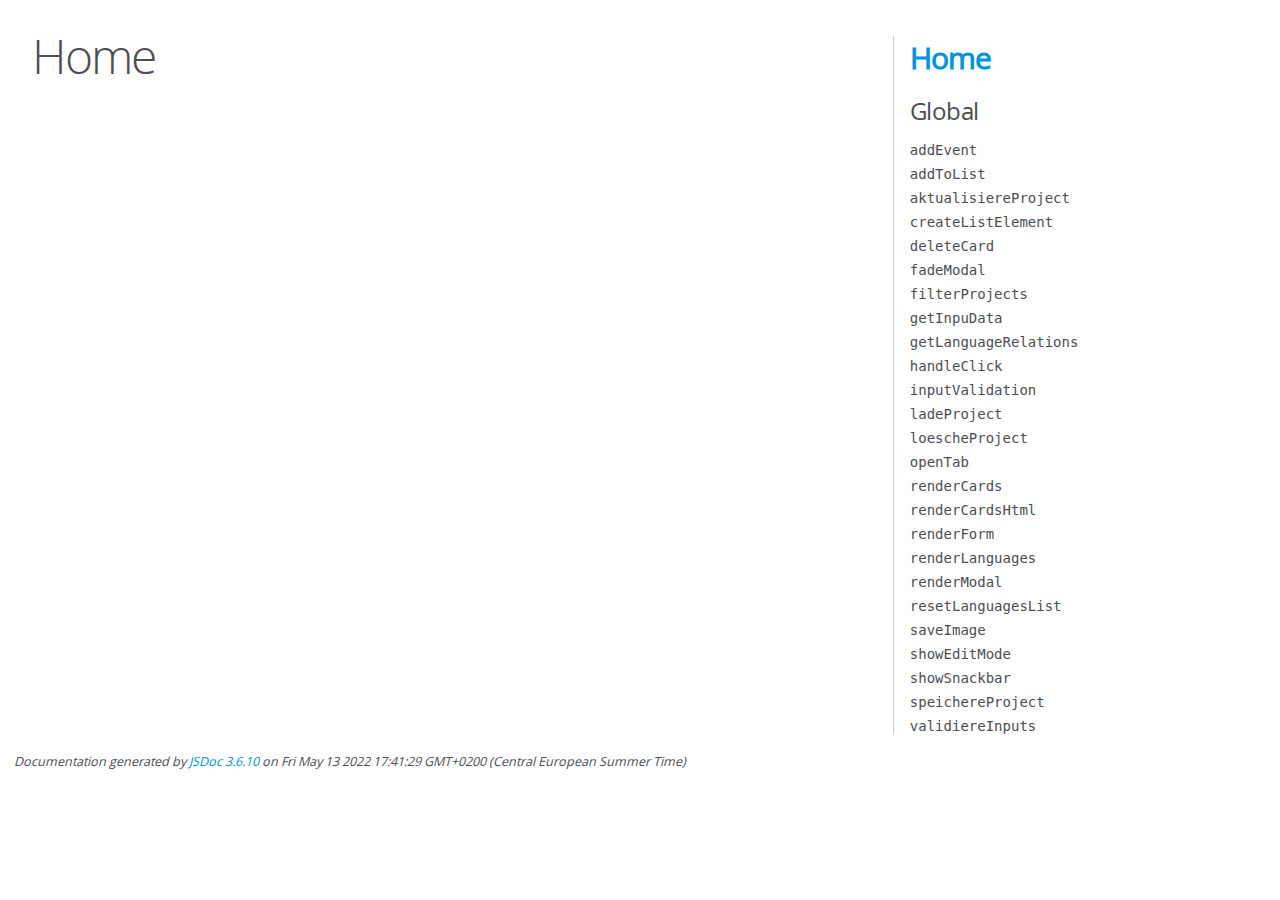
<file: docs/index.html>
<!DOCTYPE html>
<html lang="en">
<head>
    <meta charset="utf-8">
    <title>JSDoc: Home</title>

    <script src="scripts/prettify/prettify.js"> </script>
    <script src="scripts/prettify/lang-css.js"> </script>
    <!--[if lt IE 9]>
      <script src="//html5shiv.googlecode.com/svn/trunk/html5.js"></script>
    <![endif]-->
    <link type="text/css" rel="stylesheet" href="styles/prettify-tomorrow.css">
    <link type="text/css" rel="stylesheet" href="styles/jsdoc-default.css">
</head>

<body>

<div id="main">

    <h1 class="page-title">Home</h1>

    



    


    <h3> </h3>










    









</div>

<nav>
    <h2><a href="index.html">Home</a></h2><h3>Global</h3><ul><li><a href="global.html#addEvent">addEvent</a></li><li><a href="global.html#addToList">addToList</a></li><li><a href="global.html#aktualisiereProject">aktualisiereProject</a></li><li><a href="global.html#createListElement">createListElement</a></li><li><a href="global.html#deleteCard">deleteCard</a></li><li><a href="global.html#fadeModal">fadeModal</a></li><li><a href="global.html#filterProjects">filterProjects</a></li><li><a href="global.html#getInpuData">getInpuData</a></li><li><a href="global.html#getLanguageRelations">getLanguageRelations</a></li><li><a href="global.html#handleClick">handleClick</a></li><li><a href="global.html#inputValidation">inputValidation</a></li><li><a href="global.html#ladeProject">ladeProject</a></li><li><a href="global.html#loescheProject">loescheProject</a></li><li><a href="global.html#openTab">openTab</a></li><li><a href="global.html#renderCards">renderCards</a></li><li><a href="global.html#renderCardsHtml">renderCardsHtml</a></li><li><a href="global.html#renderForm">renderForm</a></li><li><a href="global.html#renderLanguages">renderLanguages</a></li><li><a href="global.html#renderModal">renderModal</a></li><li><a href="global.html#resetLanguagesList">resetLanguagesList</a></li><li><a href="global.html#saveImage">saveImage</a></li><li><a href="global.html#showEditMode">showEditMode</a></li><li><a href="global.html#showSnackbar">showSnackbar</a></li><li><a href="global.html#speichereProject">speichereProject</a></li><li><a href="global.html#validiereInputs">validiereInputs</a></li></ul>
</nav>

<br class="clear">

<footer>
    Documentation generated by <a href="https://github.com/jsdoc/jsdoc">JSDoc 3.6.10</a> on Fri May 13 2022 17:41:29 GMT+0200 (Central European Summer Time)
</footer>

<script> prettyPrint(); </script>
<script src="scripts/linenumber.js"> </script>
</body>
</html>
</file>
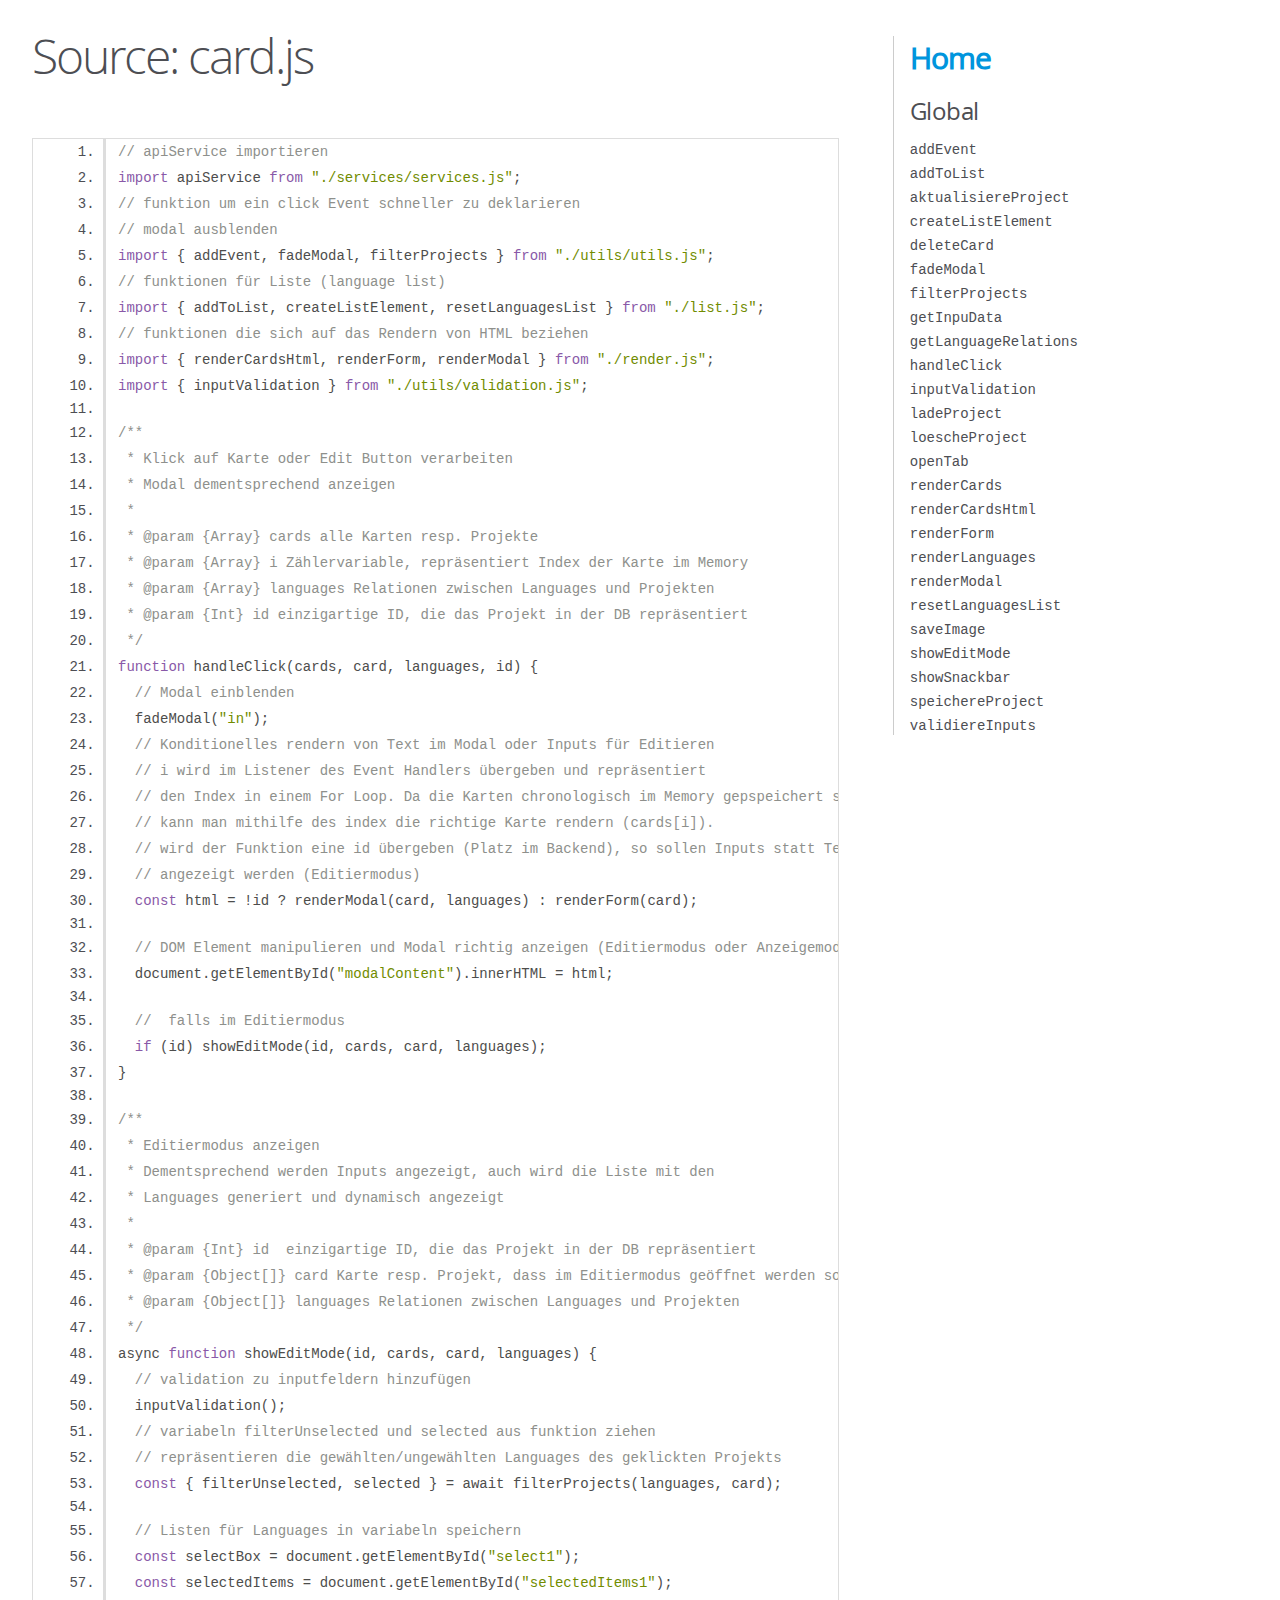
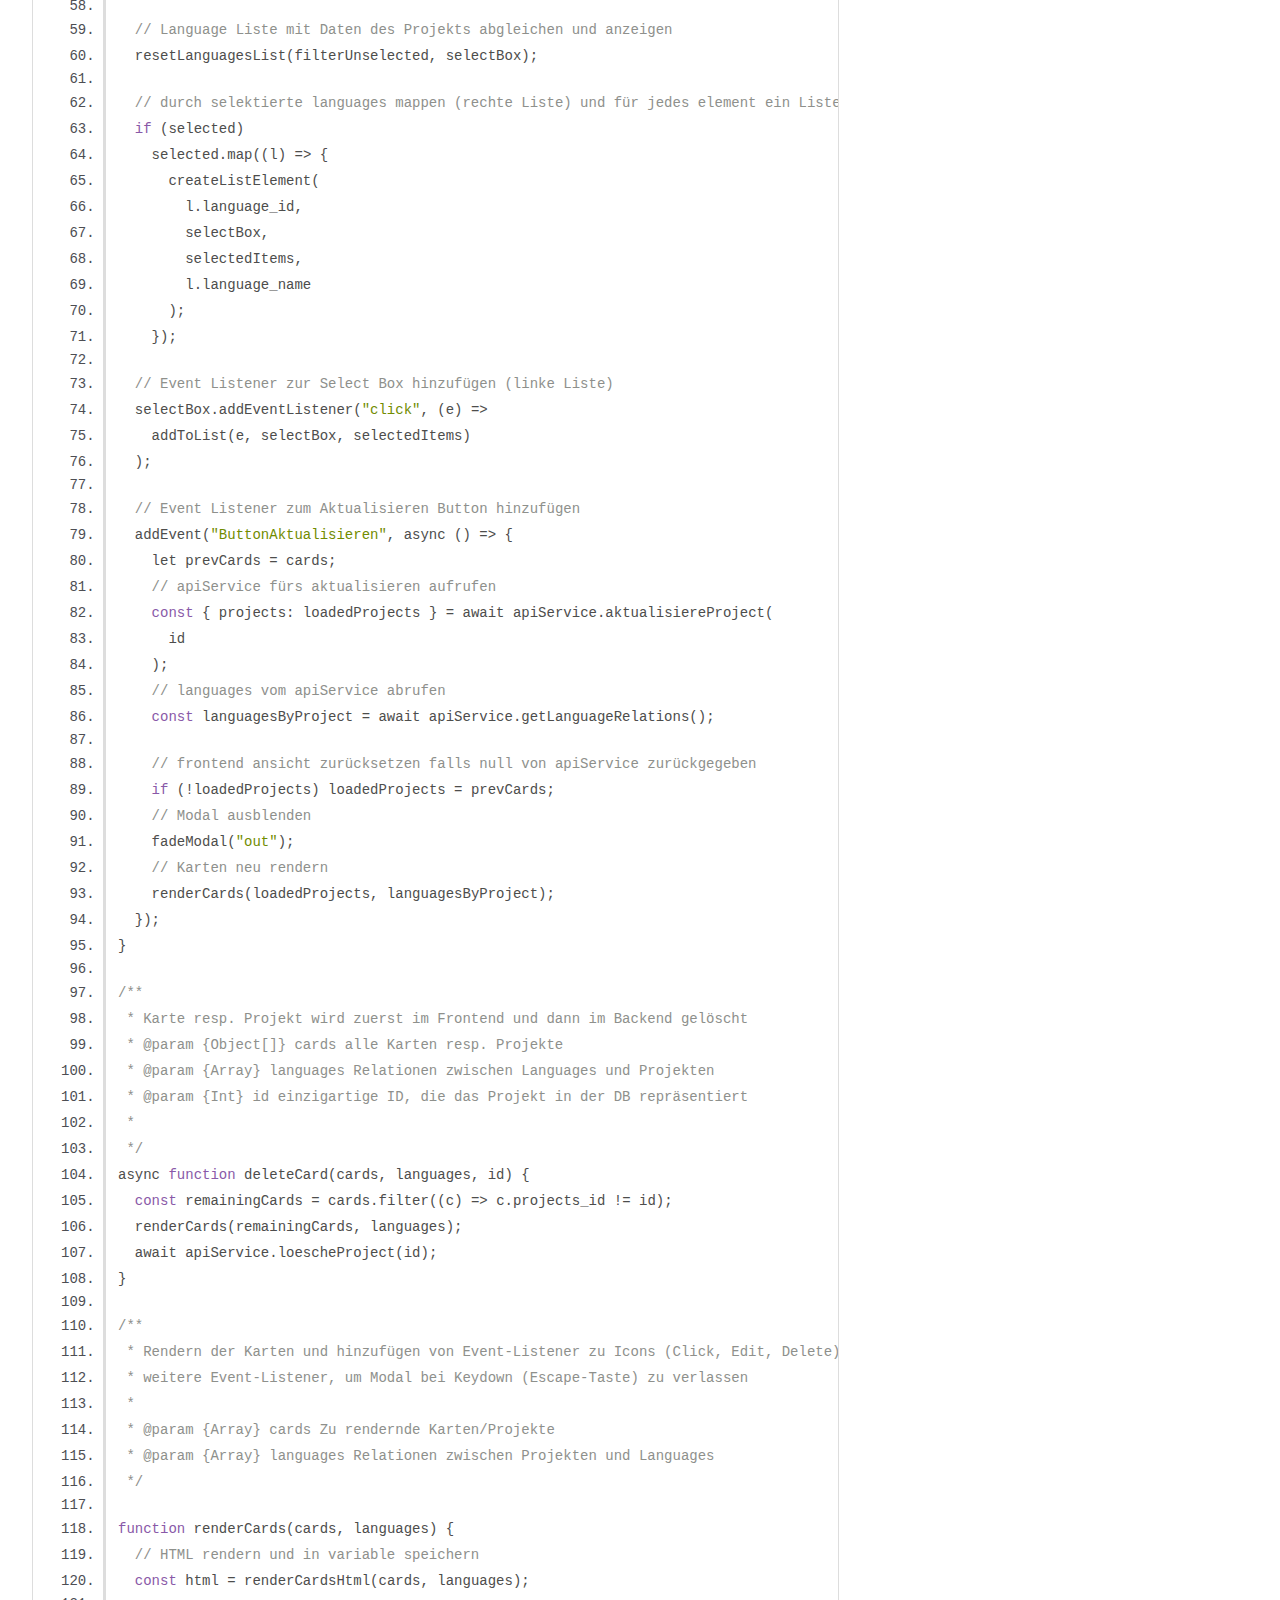
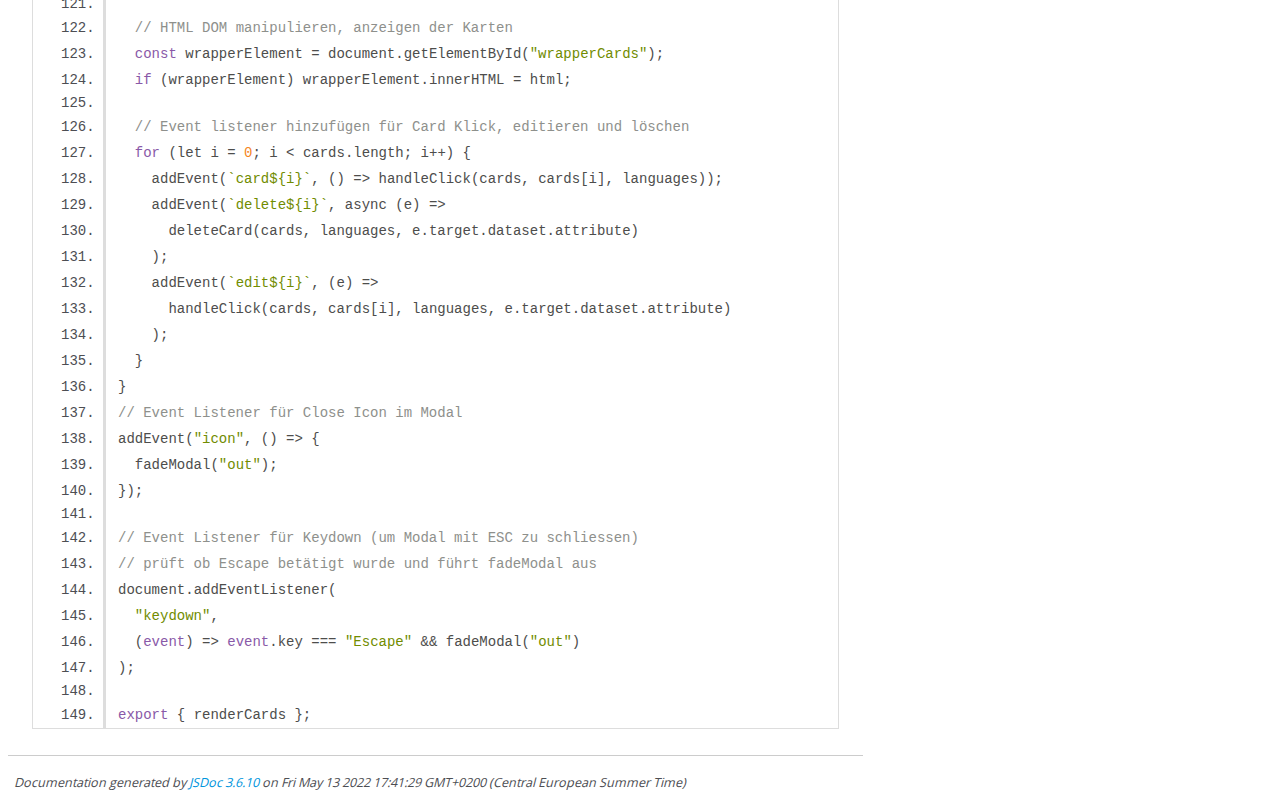
<file: docs/card.js.html>
<!DOCTYPE html>
<html lang="en">
<head>
    <meta charset="utf-8">
    <title>JSDoc: Source: card.js</title>

    <script src="scripts/prettify/prettify.js"> </script>
    <script src="scripts/prettify/lang-css.js"> </script>
    <!--[if lt IE 9]>
      <script src="//html5shiv.googlecode.com/svn/trunk/html5.js"></script>
    <![endif]-->
    <link type="text/css" rel="stylesheet" href="styles/prettify-tomorrow.css">
    <link type="text/css" rel="stylesheet" href="styles/jsdoc-default.css">
</head>

<body>

<div id="main">

    <h1 class="page-title">Source: card.js</h1>

    



    
    <section>
        <article>
            <pre class="prettyprint source linenums"><code>// apiService importieren
import apiService from "./services/services.js";
// funktion um ein click Event schneller zu deklarieren
// modal ausblenden
import { addEvent, fadeModal, filterProjects } from "./utils/utils.js";
// funktionen für Liste (language list)
import { addToList, createListElement, resetLanguagesList } from "./list.js";
// funktionen die sich auf das Rendern von HTML beziehen
import { renderCardsHtml, renderForm, renderModal } from "./render.js";
import { inputValidation } from "./utils/validation.js";

/**
 * Klick auf Karte oder Edit Button verarbeiten
 * Modal dementsprechend anzeigen
 *
 * @param {Array} cards alle Karten resp. Projekte
 * @param {Array} i Zählervariable, repräsentiert Index der Karte im Memory
 * @param {Array} languages Relationen zwischen Languages und Projekten
 * @param {Int} id einzigartige ID, die das Projekt in der DB repräsentiert
 */
function handleClick(cards, card, languages, id) {
  // Modal einblenden
  fadeModal("in");
  // Konditionelles rendern von Text im Modal oder Inputs für Editieren
  // i wird im Listener des Event Handlers übergeben und repräsentiert
  // den Index in einem For Loop. Da die Karten chronologisch im Memory gepspeichert sind,
  // kann man mithilfe des index die richtige Karte rendern (cards[i]).
  // wird der Funktion eine id übergeben (Platz im Backend), so sollen Inputs statt Text
  // angezeigt werden (Editiermodus)
  const html = !id ? renderModal(card, languages) : renderForm(card);

  // DOM Element manipulieren und Modal richtig anzeigen (Editiermodus oder Anzeigemodus)
  document.getElementById("modalContent").innerHTML = html;

  //  falls im Editiermodus
  if (id) showEditMode(id, cards, card, languages);
}

/**
 * Editiermodus anzeigen
 * Dementsprechend werden Inputs angezeigt, auch wird die Liste mit den
 * Languages generiert und dynamisch angezeigt
 *
 * @param {Int} id  einzigartige ID, die das Projekt in der DB repräsentiert
 * @param {Object[]} card Karte resp. Projekt, dass im Editiermodus geöffnet werden soll
 * @param {Object[]} languages Relationen zwischen Languages und Projekten
 */
async function showEditMode(id, cards, card, languages) {
  // validation zu inputfeldern hinzufügen
  inputValidation();
  // variabeln filterUnselected und selected aus funktion ziehen
  // repräsentieren die gewählten/ungewählten Languages des geklickten Projekts
  const { filterUnselected, selected } = await filterProjects(languages, card);

  // Listen für Languages in variabeln speichern
  const selectBox = document.getElementById("select1");
  const selectedItems = document.getElementById("selectedItems1");

  // Language Liste mit Daten des Projekts abgleichen und anzeigen
  resetLanguagesList(filterUnselected, selectBox);

  // durch selektierte languages mappen (rechte Liste) und für jedes element ein Listelement zurückgeben (anzeige)
  if (selected)
    selected.map((l) => {
      createListElement(
        l.language_id,
        selectBox,
        selectedItems,
        l.language_name
      );
    });

  // Event Listener zur Select Box hinzufügen (linke Liste)
  selectBox.addEventListener("click", (e) =>
    addToList(e, selectBox, selectedItems)
  );

  // Event Listener zum Aktualisieren Button hinzufügen
  addEvent("ButtonAktualisieren", async () => {
    let prevCards = cards;
    // apiService fürs aktualisieren aufrufen
    const { projects: loadedProjects } = await apiService.aktualisiereProject(
      id
    );
    // languages vom apiService abrufen
    const languagesByProject = await apiService.getLanguageRelations();

    // frontend ansicht zurücksetzen falls null von apiService zurückgegeben
    if (!loadedProjects) loadedProjects = prevCards;
    // Modal ausblenden
    fadeModal("out");
    // Karten neu rendern
    renderCards(loadedProjects, languagesByProject);
  });
}

/**
 * Karte resp. Projekt wird zuerst im Frontend und dann im Backend gelöscht
 * @param {Object[]} cards alle Karten resp. Projekte
 * @param {Array} languages Relationen zwischen Languages und Projekten
 * @param {Int} id einzigartige ID, die das Projekt in der DB repräsentiert
 *
 */
async function deleteCard(cards, languages, id) {
  const remainingCards = cards.filter((c) => c.projects_id != id);
  renderCards(remainingCards, languages);
  await apiService.loescheProject(id);
}

/**
 * Rendern der Karten und hinzufügen von Event-Listener zu Icons (Click, Edit, Delete)
 * weitere Event-Listener, um Modal bei Keydown (Escape-Taste) zu verlassen
 *
 * @param {Array} cards Zu rendernde Karten/Projekte
 * @param {Array} languages Relationen zwischen Projekten und Languages
 */

function renderCards(cards, languages) {
  // HTML rendern und in variable speichern
  const html = renderCardsHtml(cards, languages);

  // HTML DOM manipulieren, anzeigen der Karten
  const wrapperElement = document.getElementById("wrapperCards");
  if (wrapperElement) wrapperElement.innerHTML = html;

  // Event listener hinzufügen für Card Klick, editieren und löschen
  for (let i = 0; i &lt; cards.length; i++) {
    addEvent(`card${i}`, () => handleClick(cards, cards[i], languages));
    addEvent(`delete${i}`, async (e) =>
      deleteCard(cards, languages, e.target.dataset.attribute)
    );
    addEvent(`edit${i}`, (e) =>
      handleClick(cards, cards[i], languages, e.target.dataset.attribute)
    );
  }
}
// Event Listener für Close Icon im Modal
addEvent("icon", () => {
  fadeModal("out");
});

// Event Listener für Keydown (um Modal mit ESC zu schliessen)
// prüft ob Escape betätigt wurde und führt fadeModal aus
document.addEventListener(
  "keydown",
  (event) => event.key === "Escape" &amp;&amp; fadeModal("out")
);

export { renderCards };
</code></pre>
        </article>
    </section>




</div>

<nav>
    <h2><a href="index.html">Home</a></h2><h3>Global</h3><ul><li><a href="global.html#addEvent">addEvent</a></li><li><a href="global.html#addToList">addToList</a></li><li><a href="global.html#aktualisiereProject">aktualisiereProject</a></li><li><a href="global.html#createListElement">createListElement</a></li><li><a href="global.html#deleteCard">deleteCard</a></li><li><a href="global.html#fadeModal">fadeModal</a></li><li><a href="global.html#filterProjects">filterProjects</a></li><li><a href="global.html#getInpuData">getInpuData</a></li><li><a href="global.html#getLanguageRelations">getLanguageRelations</a></li><li><a href="global.html#handleClick">handleClick</a></li><li><a href="global.html#inputValidation">inputValidation</a></li><li><a href="global.html#ladeProject">ladeProject</a></li><li><a href="global.html#loescheProject">loescheProject</a></li><li><a href="global.html#openTab">openTab</a></li><li><a href="global.html#renderCards">renderCards</a></li><li><a href="global.html#renderCardsHtml">renderCardsHtml</a></li><li><a href="global.html#renderForm">renderForm</a></li><li><a href="global.html#renderLanguages">renderLanguages</a></li><li><a href="global.html#renderModal">renderModal</a></li><li><a href="global.html#resetLanguagesList">resetLanguagesList</a></li><li><a href="global.html#saveImage">saveImage</a></li><li><a href="global.html#showEditMode">showEditMode</a></li><li><a href="global.html#showSnackbar">showSnackbar</a></li><li><a href="global.html#speichereProject">speichereProject</a></li><li><a href="global.html#validiereInputs">validiereInputs</a></li></ul>
</nav>

<br class="clear">

<footer>
    Documentation generated by <a href="https://github.com/jsdoc/jsdoc">JSDoc 3.6.10</a> on Fri May 13 2022 17:41:29 GMT+0200 (Central European Summer Time)
</footer>

<script> prettyPrint(); </script>
<script src="scripts/linenumber.js"> </script>
</body>
</html>
</file>
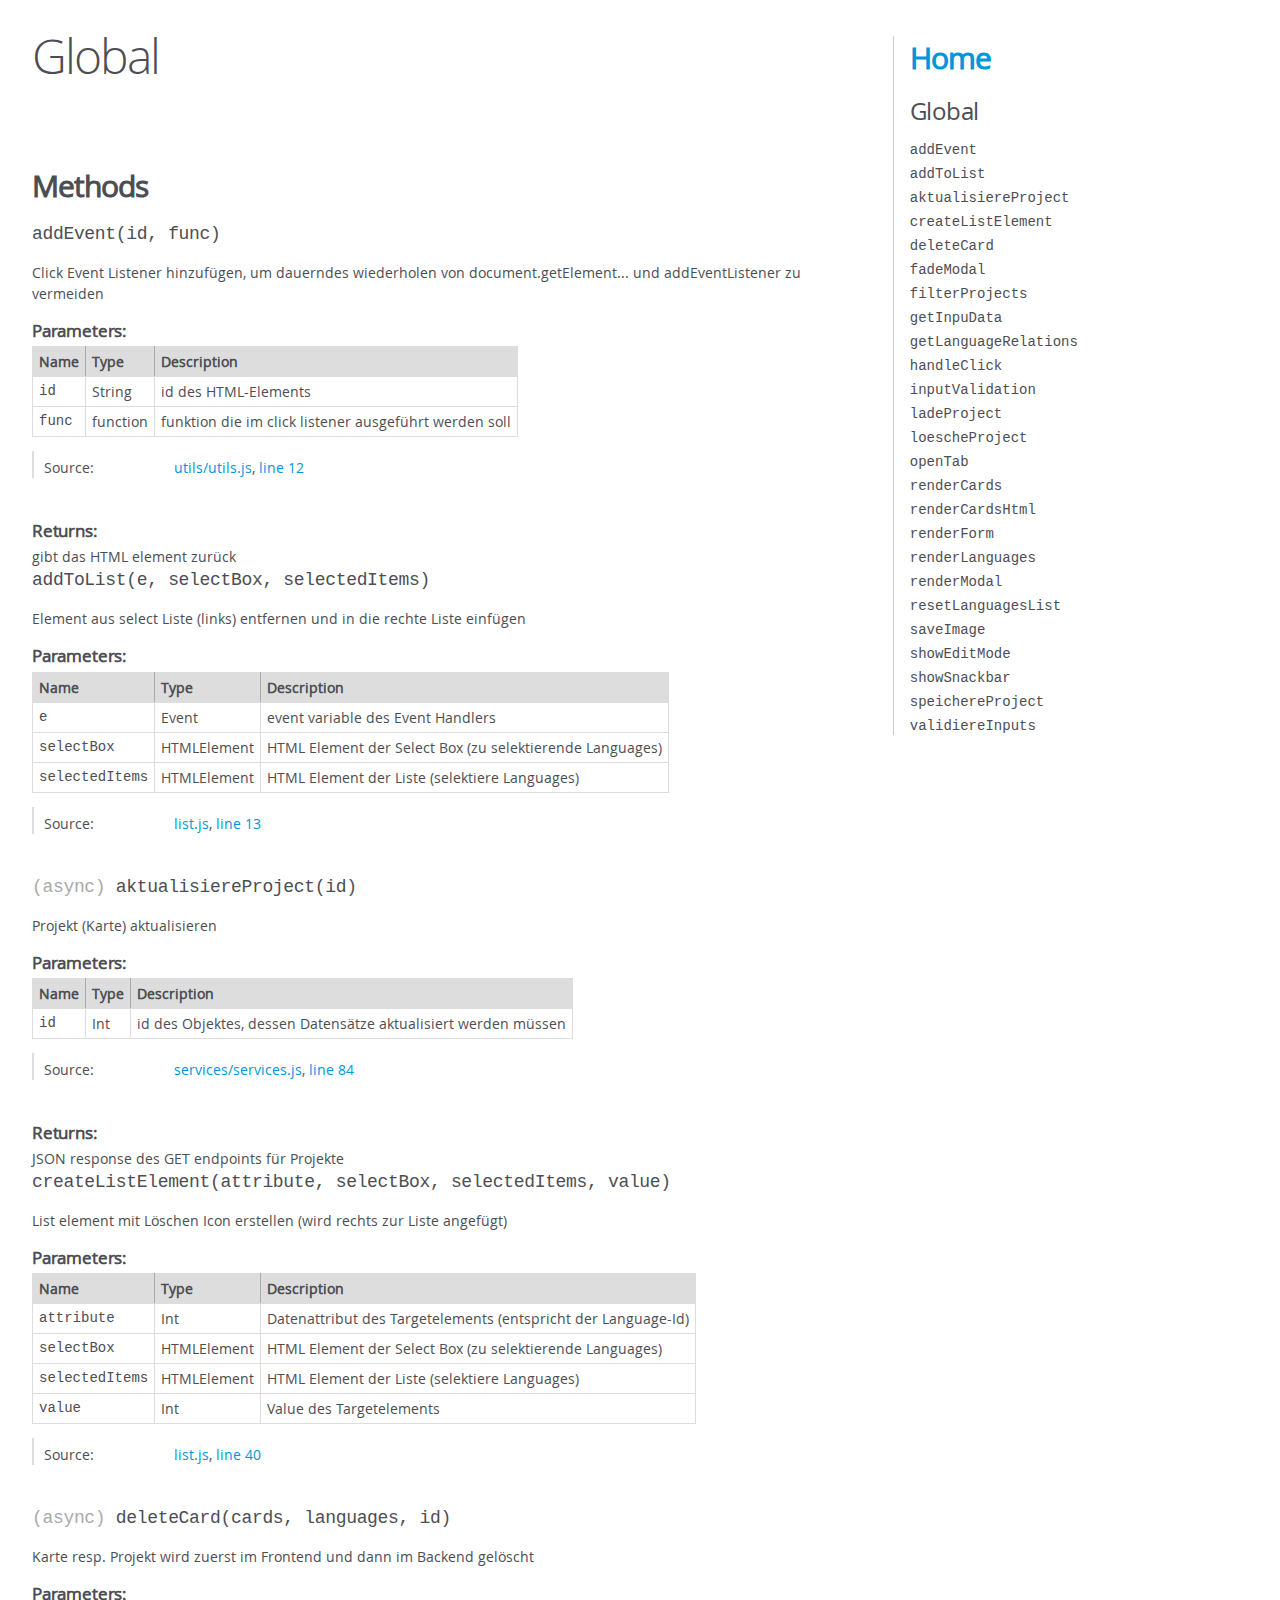
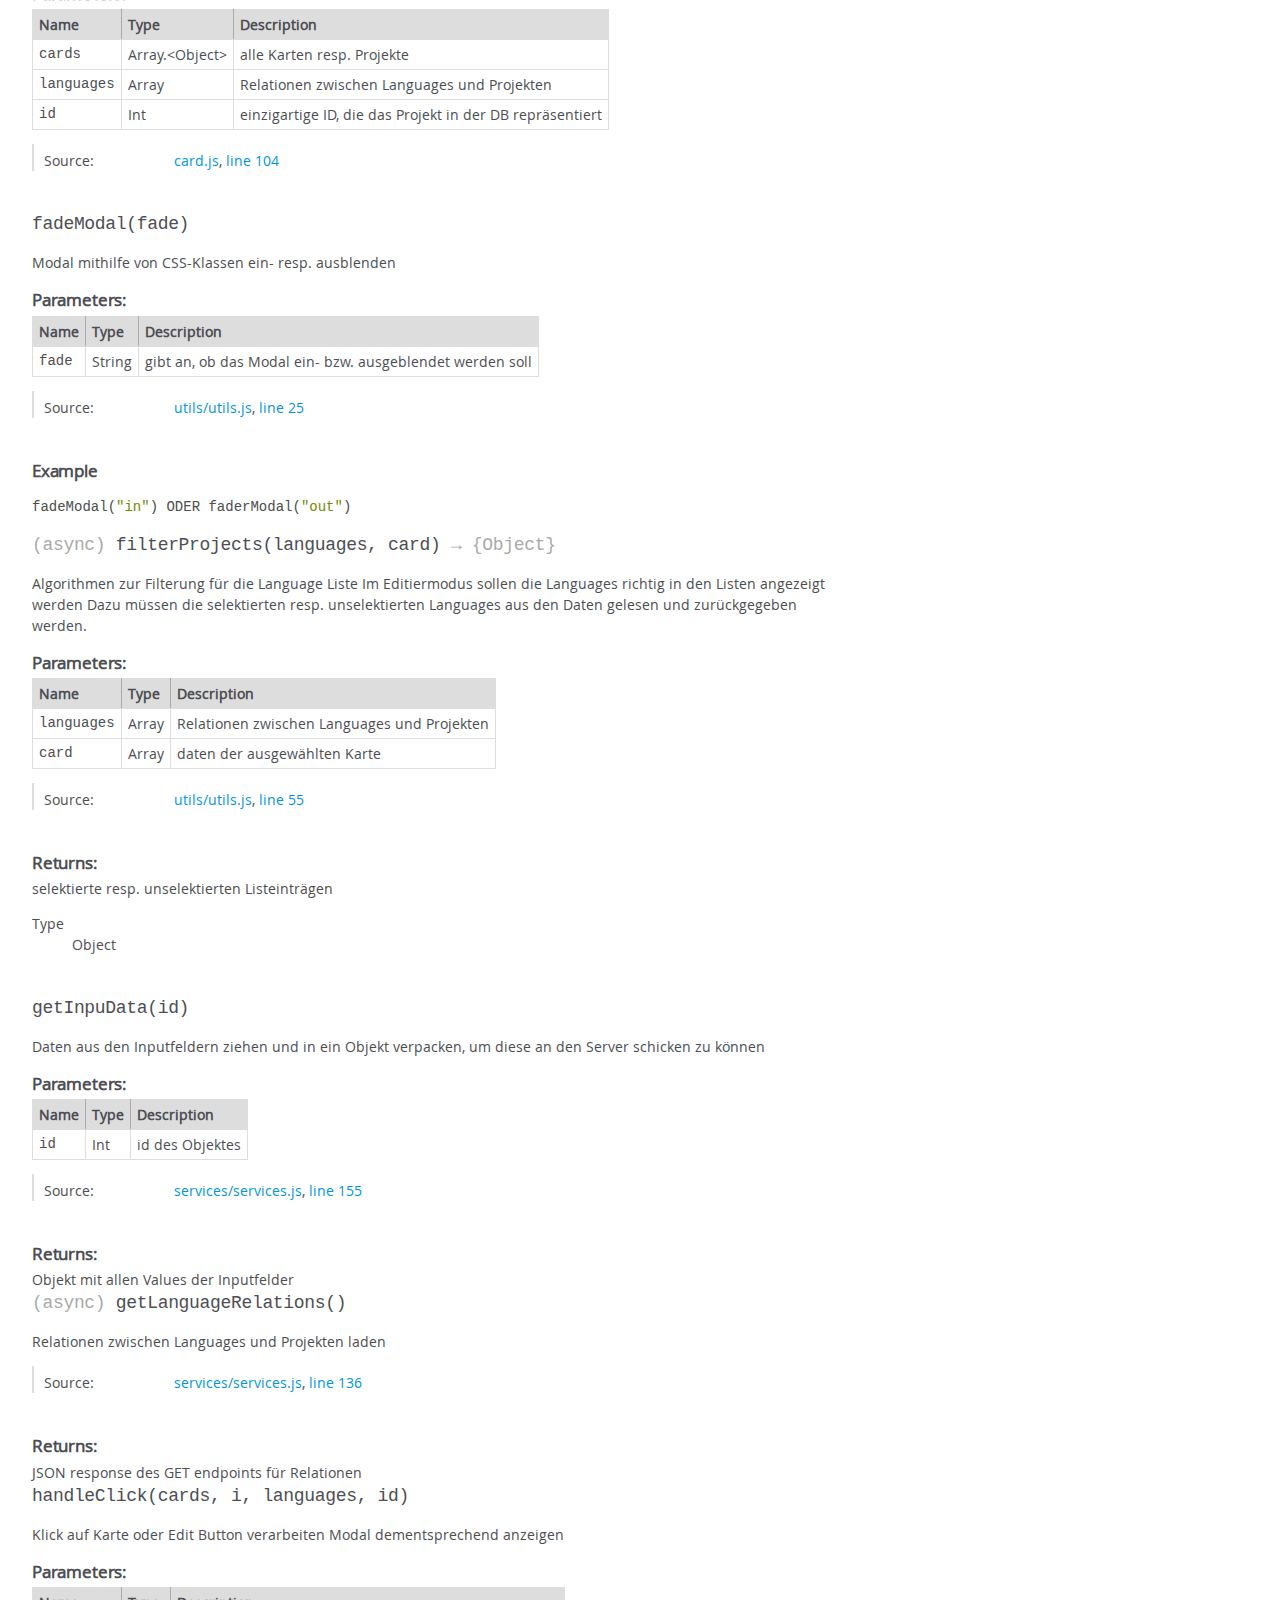
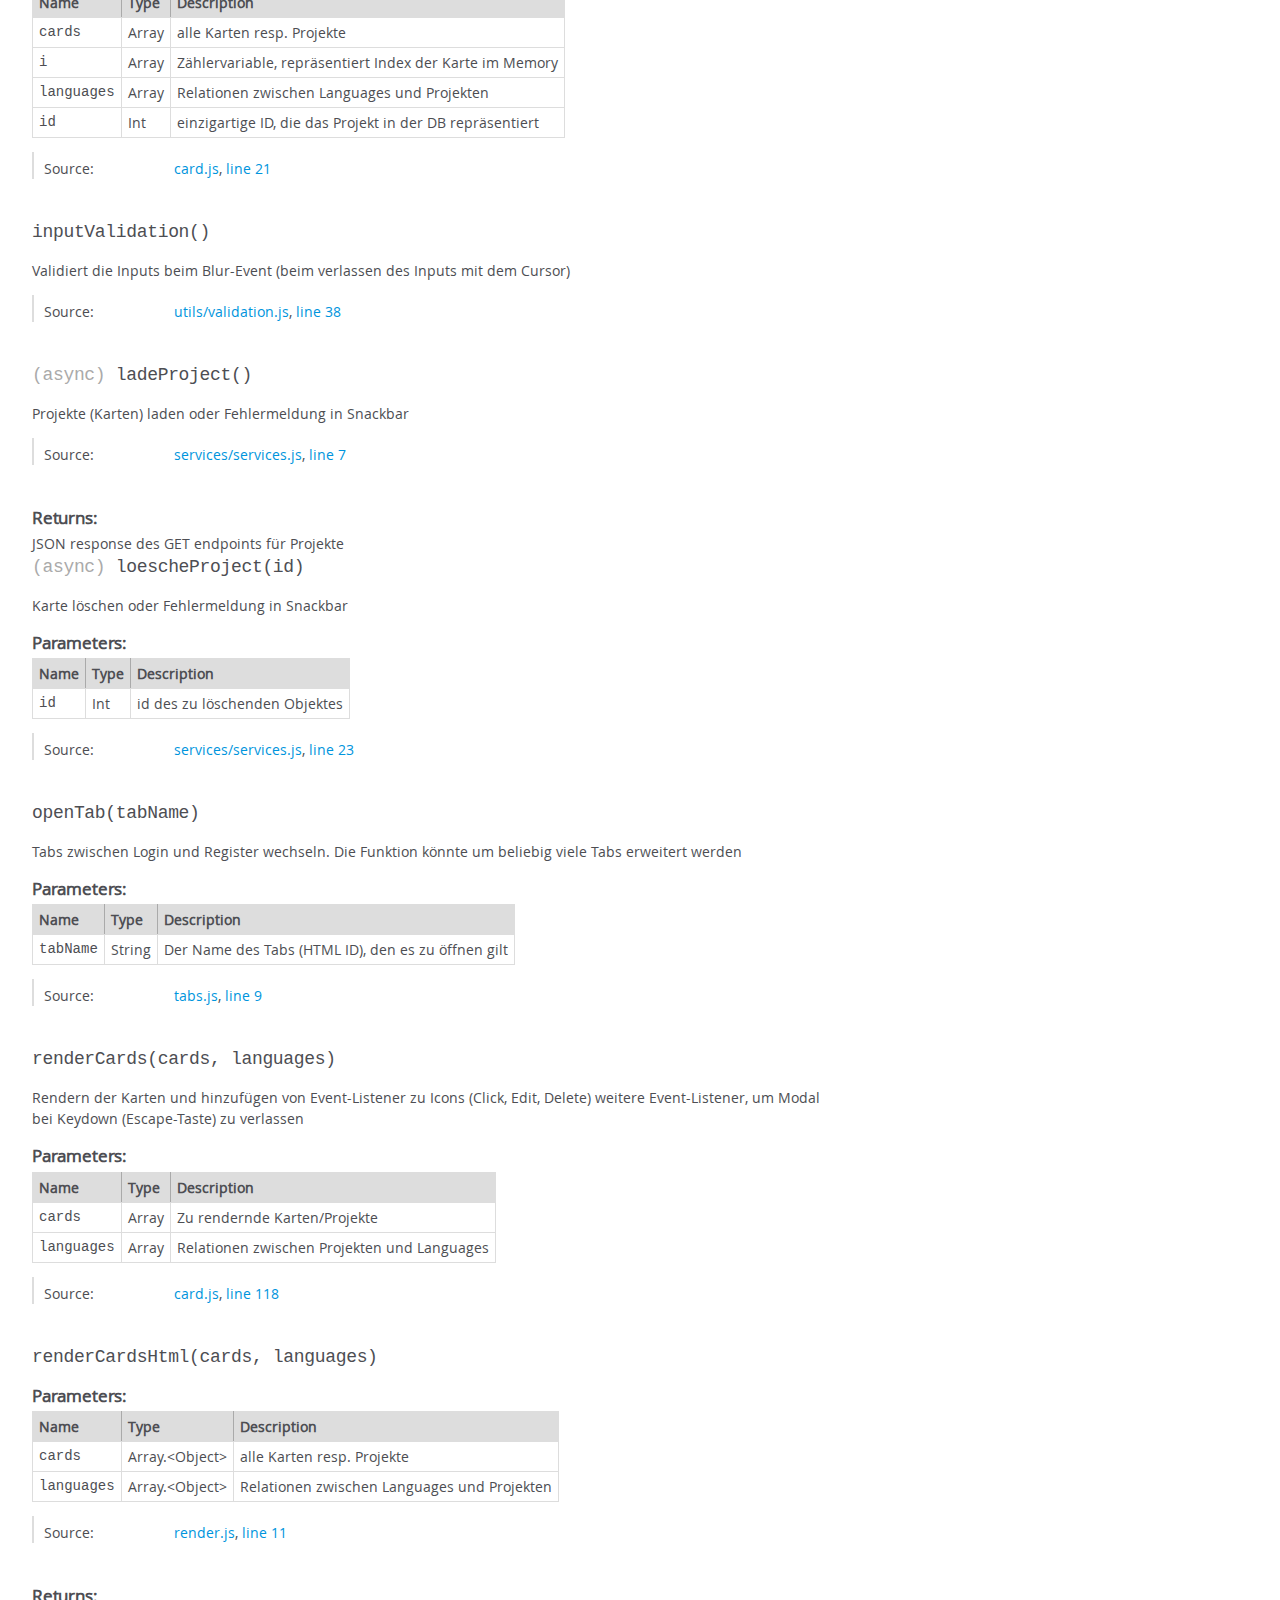
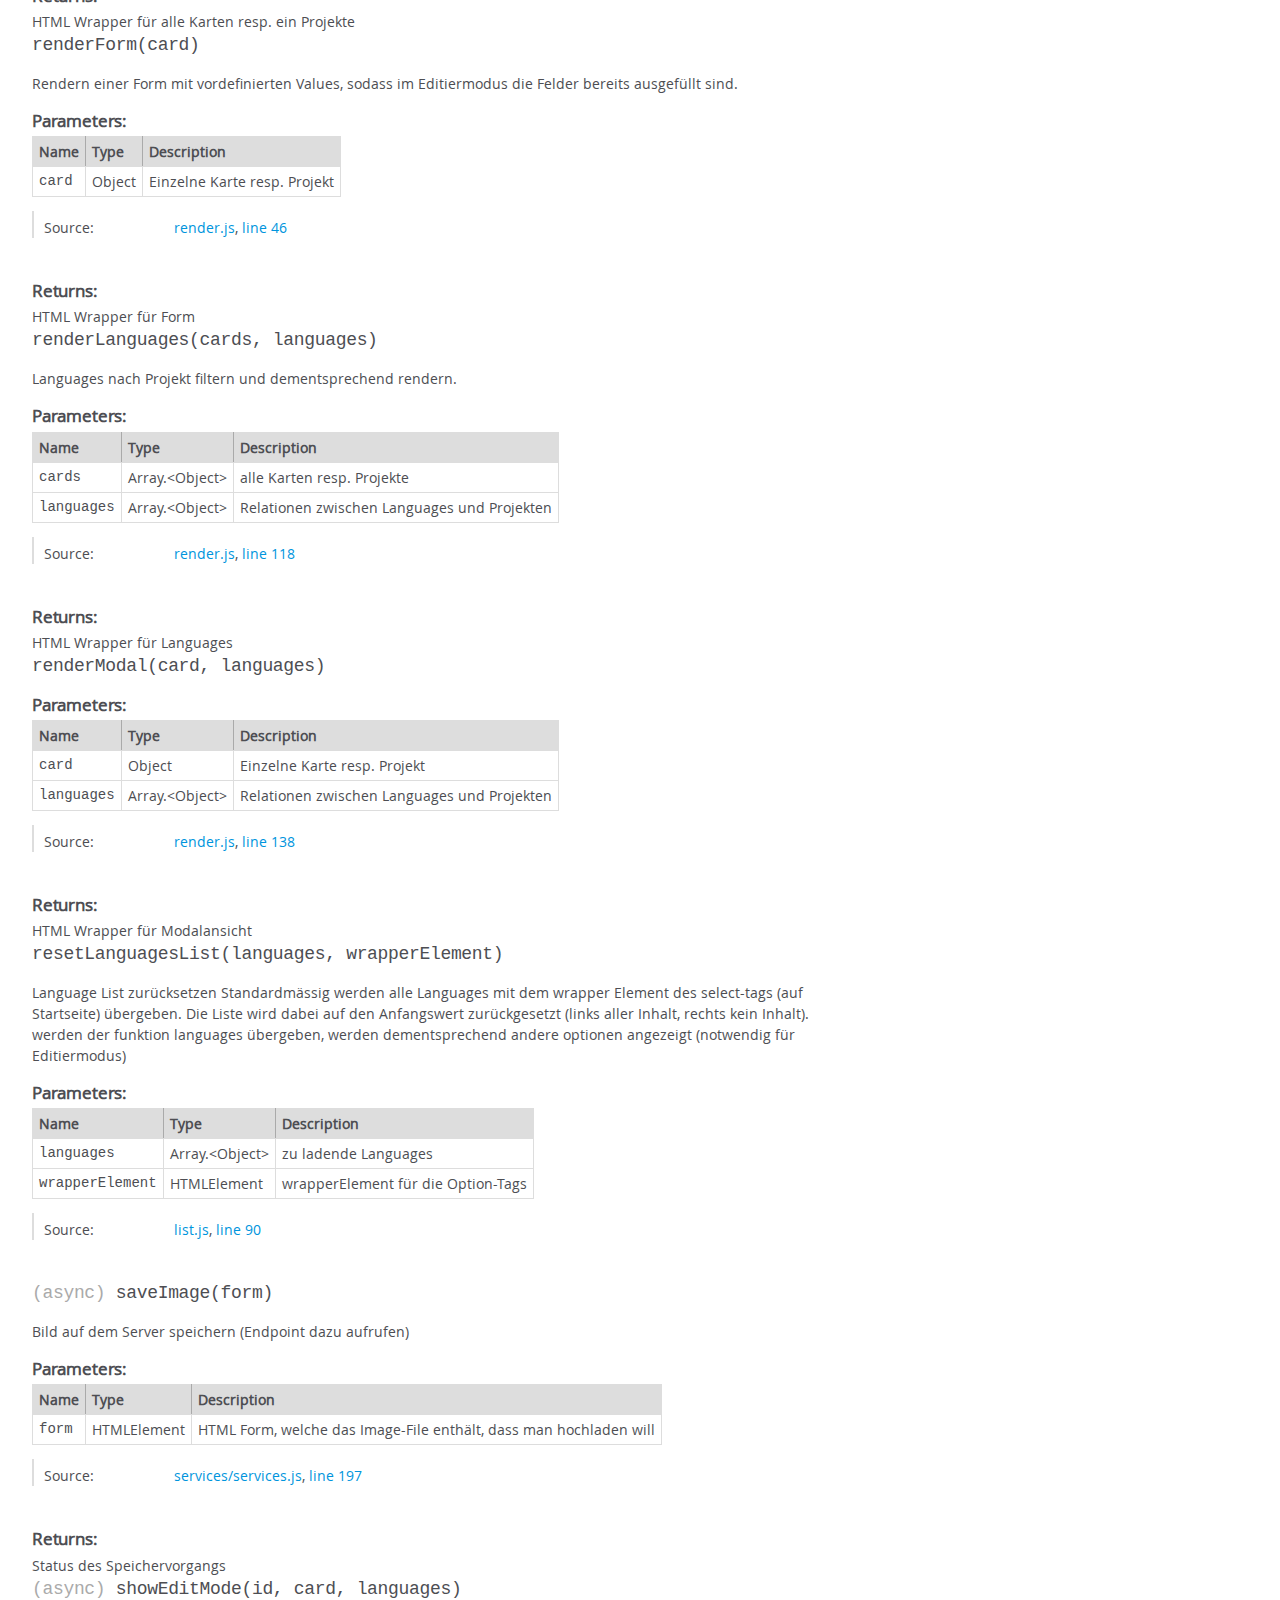
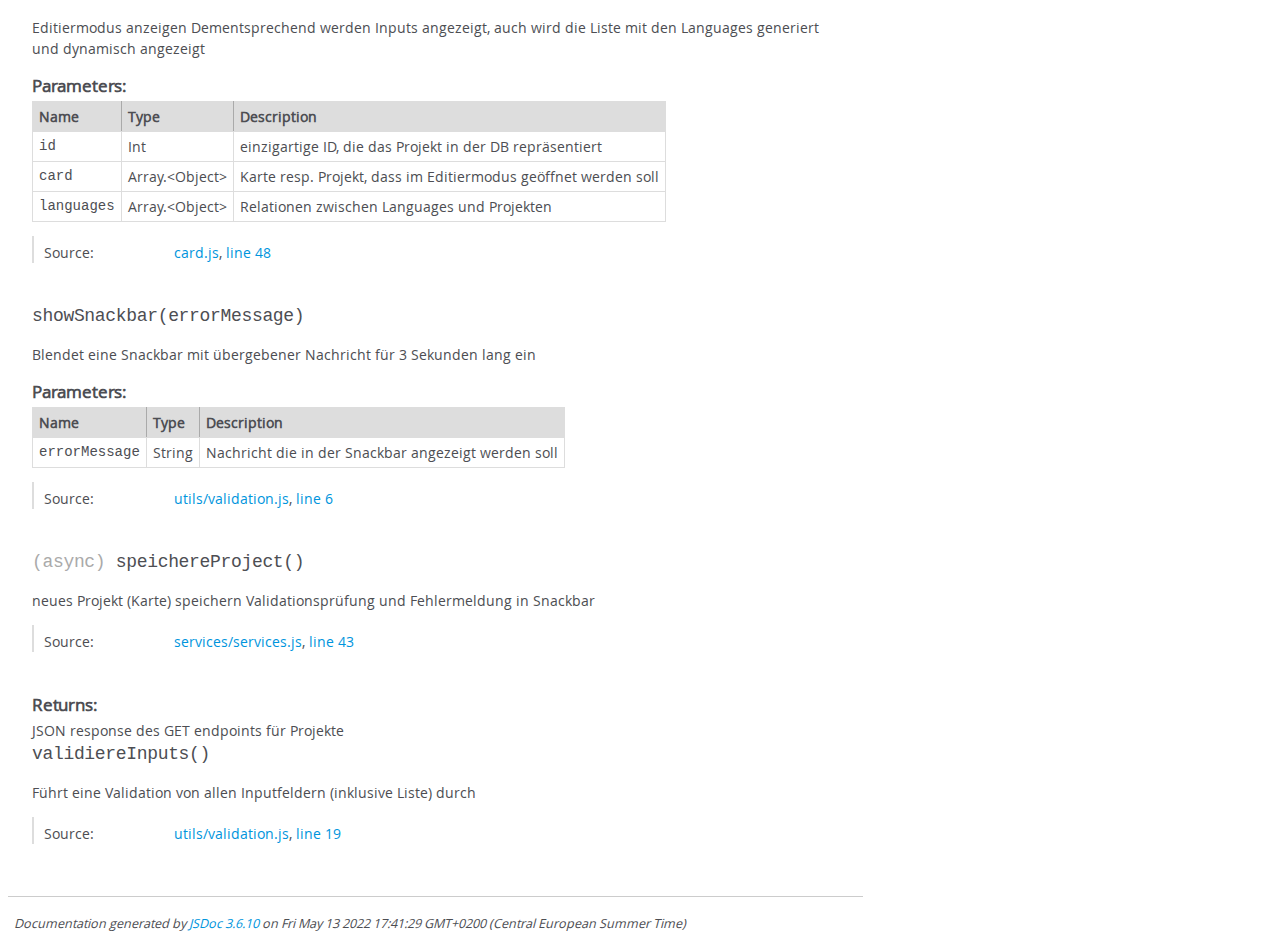
<file: docs/global.html>
<!DOCTYPE html>
<html lang="en">
<head>
    <meta charset="utf-8">
    <title>JSDoc: Global</title>

    <script src="scripts/prettify/prettify.js"> </script>
    <script src="scripts/prettify/lang-css.js"> </script>
    <!--[if lt IE 9]>
      <script src="//html5shiv.googlecode.com/svn/trunk/html5.js"></script>
    <![endif]-->
    <link type="text/css" rel="stylesheet" href="styles/prettify-tomorrow.css">
    <link type="text/css" rel="stylesheet" href="styles/jsdoc-default.css">
</head>

<body>

<div id="main">

    <h1 class="page-title">Global</h1>

    




<section>

<header>
    
        <h2></h2>
        
    
</header>

<article>
    <div class="container-overview">
    
        

        


<dl class="details">

    

    

    

    

    

    

    

    

    

    

    

    

    

    

    

    
</dl>


        
    
    </div>

    

    

    

    

    

    

    

    
        <h3 class="subsection-title">Methods</h3>

        
            

    

    
    <h4 class="name" id="addEvent"><span class="type-signature"></span>addEvent<span class="signature">(id, func)</span><span class="type-signature"></span></h4>
    

    



<div class="description">
    Click Event Listener hinzufügen,
um dauerndes wiederholen von document.getElement... und addEventListener zu vermeiden
</div>









    <h5>Parameters:</h5>
    

<table class="params">
    <thead>
    <tr>
        
        <th>Name</th>
        

        <th>Type</th>

        

        

        <th class="last">Description</th>
    </tr>
    </thead>

    <tbody>
    

        <tr>
            
                <td class="name"><code>id</code></td>
            

            <td class="type">
            
                
<span class="param-type">String</span>


            
            </td>

            

            

            <td class="description last">id des HTML-Elements</td>
        </tr>

    

        <tr>
            
                <td class="name"><code>func</code></td>
            

            <td class="type">
            
                
<span class="param-type">function</span>


            
            </td>

            

            

            <td class="description last">funktion die im click listener ausgeführt werden soll</td>
        </tr>

    
    </tbody>
</table>






<dl class="details">

    

    

    

    

    

    

    

    

    

    

    

    

    
    <dt class="tag-source">Source:</dt>
    <dd class="tag-source"><ul class="dummy"><li>
        <a href="utils_utils.js.html">utils/utils.js</a>, <a href="utils_utils.js.html#line12">line 12</a>
    </li></ul></dd>
    

    

    

    
</dl>















<h5>Returns:</h5>

        
<div class="param-desc">
    gibt das HTML element zurück
</div>



    





        
            

    

    
    <h4 class="name" id="addToList"><span class="type-signature"></span>addToList<span class="signature">(e, selectBox, selectedItems)</span><span class="type-signature"></span></h4>
    

    



<div class="description">
    Element aus select Liste (links) entfernen und in die rechte Liste einfügen
</div>









    <h5>Parameters:</h5>
    

<table class="params">
    <thead>
    <tr>
        
        <th>Name</th>
        

        <th>Type</th>

        

        

        <th class="last">Description</th>
    </tr>
    </thead>

    <tbody>
    

        <tr>
            
                <td class="name"><code>e</code></td>
            

            <td class="type">
            
                
<span class="param-type">Event</span>


            
            </td>

            

            

            <td class="description last">event variable des Event Handlers</td>
        </tr>

    

        <tr>
            
                <td class="name"><code>selectBox</code></td>
            

            <td class="type">
            
                
<span class="param-type">HTMLElement</span>


            
            </td>

            

            

            <td class="description last">HTML Element der Select Box (zu selektierende Languages)</td>
        </tr>

    

        <tr>
            
                <td class="name"><code>selectedItems</code></td>
            

            <td class="type">
            
                
<span class="param-type">HTMLElement</span>


            
            </td>

            

            

            <td class="description last">HTML Element der Liste (selektiere Languages)</td>
        </tr>

    
    </tbody>
</table>






<dl class="details">

    

    

    

    

    

    

    

    

    

    

    

    

    
    <dt class="tag-source">Source:</dt>
    <dd class="tag-source"><ul class="dummy"><li>
        <a href="list.js.html">list.js</a>, <a href="list.js.html#line13">line 13</a>
    </li></ul></dd>
    

    

    

    
</dl>




















        
            

    

    
    <h4 class="name" id="aktualisiereProject"><span class="type-signature">(async) </span>aktualisiereProject<span class="signature">(id)</span><span class="type-signature"></span></h4>
    

    



<div class="description">
    Projekt (Karte) aktualisieren
</div>









    <h5>Parameters:</h5>
    

<table class="params">
    <thead>
    <tr>
        
        <th>Name</th>
        

        <th>Type</th>

        

        

        <th class="last">Description</th>
    </tr>
    </thead>

    <tbody>
    

        <tr>
            
                <td class="name"><code>id</code></td>
            

            <td class="type">
            
                
<span class="param-type">Int</span>


            
            </td>

            

            

            <td class="description last">id des Objektes, dessen Datensätze aktualisiert werden müssen</td>
        </tr>

    
    </tbody>
</table>






<dl class="details">

    

    

    

    

    

    

    

    

    

    

    

    

    
    <dt class="tag-source">Source:</dt>
    <dd class="tag-source"><ul class="dummy"><li>
        <a href="services_services.js.html">services/services.js</a>, <a href="services_services.js.html#line84">line 84</a>
    </li></ul></dd>
    

    

    

    
</dl>















<h5>Returns:</h5>

        
<div class="param-desc">
    JSON response des GET endpoints für Projekte
</div>



    





        
            

    

    
    <h4 class="name" id="createListElement"><span class="type-signature"></span>createListElement<span class="signature">(attribute, selectBox, selectedItems, value)</span><span class="type-signature"></span></h4>
    

    



<div class="description">
    List element mit Löschen Icon erstellen (wird rechts zur Liste angefügt)
</div>









    <h5>Parameters:</h5>
    

<table class="params">
    <thead>
    <tr>
        
        <th>Name</th>
        

        <th>Type</th>

        

        

        <th class="last">Description</th>
    </tr>
    </thead>

    <tbody>
    

        <tr>
            
                <td class="name"><code>attribute</code></td>
            

            <td class="type">
            
                
<span class="param-type">Int</span>


            
            </td>

            

            

            <td class="description last">Datenattribut des Targetelements (entspricht der Language-Id)</td>
        </tr>

    

        <tr>
            
                <td class="name"><code>selectBox</code></td>
            

            <td class="type">
            
                
<span class="param-type">HTMLElement</span>


            
            </td>

            

            

            <td class="description last">HTML Element der Select Box (zu selektierende Languages)</td>
        </tr>

    

        <tr>
            
                <td class="name"><code>selectedItems</code></td>
            

            <td class="type">
            
                
<span class="param-type">HTMLElement</span>


            
            </td>

            

            

            <td class="description last">HTML Element der Liste (selektiere Languages)</td>
        </tr>

    

        <tr>
            
                <td class="name"><code>value</code></td>
            

            <td class="type">
            
                
<span class="param-type">Int</span>


            
            </td>

            

            

            <td class="description last">Value des Targetelements</td>
        </tr>

    
    </tbody>
</table>






<dl class="details">

    

    

    

    

    

    

    

    

    

    

    

    

    
    <dt class="tag-source">Source:</dt>
    <dd class="tag-source"><ul class="dummy"><li>
        <a href="list.js.html">list.js</a>, <a href="list.js.html#line40">line 40</a>
    </li></ul></dd>
    

    

    

    
</dl>




















        
            

    

    
    <h4 class="name" id="deleteCard"><span class="type-signature">(async) </span>deleteCard<span class="signature">(cards, languages, id)</span><span class="type-signature"></span></h4>
    

    



<div class="description">
    Karte resp. Projekt wird zuerst im Frontend und dann im Backend gelöscht
</div>









    <h5>Parameters:</h5>
    

<table class="params">
    <thead>
    <tr>
        
        <th>Name</th>
        

        <th>Type</th>

        

        

        <th class="last">Description</th>
    </tr>
    </thead>

    <tbody>
    

        <tr>
            
                <td class="name"><code>cards</code></td>
            

            <td class="type">
            
                
<span class="param-type">Array.&lt;Object></span>


            
            </td>

            

            

            <td class="description last">alle Karten resp. Projekte</td>
        </tr>

    

        <tr>
            
                <td class="name"><code>languages</code></td>
            

            <td class="type">
            
                
<span class="param-type">Array</span>


            
            </td>

            

            

            <td class="description last">Relationen zwischen Languages und Projekten</td>
        </tr>

    

        <tr>
            
                <td class="name"><code>id</code></td>
            

            <td class="type">
            
                
<span class="param-type">Int</span>


            
            </td>

            

            

            <td class="description last">einzigartige ID, die das Projekt in der DB repräsentiert</td>
        </tr>

    
    </tbody>
</table>






<dl class="details">

    

    

    

    

    

    

    

    

    

    

    

    

    
    <dt class="tag-source">Source:</dt>
    <dd class="tag-source"><ul class="dummy"><li>
        <a href="card.js.html">card.js</a>, <a href="card.js.html#line104">line 104</a>
    </li></ul></dd>
    

    

    

    
</dl>




















        
            

    

    
    <h4 class="name" id="fadeModal"><span class="type-signature"></span>fadeModal<span class="signature">(fade)</span><span class="type-signature"></span></h4>
    

    



<div class="description">
    Modal mithilfe von CSS-Klassen ein- resp. ausblenden
</div>









    <h5>Parameters:</h5>
    

<table class="params">
    <thead>
    <tr>
        
        <th>Name</th>
        

        <th>Type</th>

        

        

        <th class="last">Description</th>
    </tr>
    </thead>

    <tbody>
    

        <tr>
            
                <td class="name"><code>fade</code></td>
            

            <td class="type">
            
                
<span class="param-type">String</span>


            
            </td>

            

            

            <td class="description last">gibt an, ob das Modal ein- bzw. ausgeblendet werden soll</td>
        </tr>

    
    </tbody>
</table>






<dl class="details">

    

    

    

    

    

    

    

    

    

    

    

    

    
    <dt class="tag-source">Source:</dt>
    <dd class="tag-source"><ul class="dummy"><li>
        <a href="utils_utils.js.html">utils/utils.js</a>, <a href="utils_utils.js.html#line25">line 25</a>
    </li></ul></dd>
    

    

    

    
</dl>



















    <h5>Example</h5>
    
    <pre class="prettyprint"><code>fadeModal("in") ODER faderModal("out")</code></pre>



        
            

    

    
    <h4 class="name" id="filterProjects"><span class="type-signature">(async) </span>filterProjects<span class="signature">(languages, card)</span><span class="type-signature"> &rarr; {Object}</span></h4>
    

    



<div class="description">
    Algorithmen zur Filterung für die Language Liste
Im Editiermodus sollen die Languages richtig in den Listen angezeigt werden
Dazu müssen die selektierten resp. unselektierten Languages aus den Daten gelesen
und zurückgegeben werden.
</div>









    <h5>Parameters:</h5>
    

<table class="params">
    <thead>
    <tr>
        
        <th>Name</th>
        

        <th>Type</th>

        

        

        <th class="last">Description</th>
    </tr>
    </thead>

    <tbody>
    

        <tr>
            
                <td class="name"><code>languages</code></td>
            

            <td class="type">
            
                
<span class="param-type">Array</span>


            
            </td>

            

            

            <td class="description last">Relationen zwischen Languages und Projekten</td>
        </tr>

    

        <tr>
            
                <td class="name"><code>card</code></td>
            

            <td class="type">
            
                
<span class="param-type">Array</span>


            
            </td>

            

            

            <td class="description last">daten der ausgewählten Karte</td>
        </tr>

    
    </tbody>
</table>






<dl class="details">

    

    

    

    

    

    

    

    

    

    

    

    

    
    <dt class="tag-source">Source:</dt>
    <dd class="tag-source"><ul class="dummy"><li>
        <a href="utils_utils.js.html">utils/utils.js</a>, <a href="utils_utils.js.html#line55">line 55</a>
    </li></ul></dd>
    

    

    

    
</dl>















<h5>Returns:</h5>

        
<div class="param-desc">
    selektierte resp. unselektierten Listeinträgen
</div>



<dl>
    <dt>
        Type
    </dt>
    <dd>
        
<span class="param-type">Object</span>


    </dd>
</dl>

    





        
            

    

    
    <h4 class="name" id="getInpuData"><span class="type-signature"></span>getInpuData<span class="signature">(id)</span><span class="type-signature"></span></h4>
    

    



<div class="description">
    Daten aus den Inputfeldern ziehen und in ein Objekt verpacken,
 um diese an den Server schicken zu können
</div>









    <h5>Parameters:</h5>
    

<table class="params">
    <thead>
    <tr>
        
        <th>Name</th>
        

        <th>Type</th>

        

        

        <th class="last">Description</th>
    </tr>
    </thead>

    <tbody>
    

        <tr>
            
                <td class="name"><code>id</code></td>
            

            <td class="type">
            
                
<span class="param-type">Int</span>


            
            </td>

            

            

            <td class="description last">id des Objektes</td>
        </tr>

    
    </tbody>
</table>






<dl class="details">

    

    

    

    

    

    

    

    

    

    

    

    

    
    <dt class="tag-source">Source:</dt>
    <dd class="tag-source"><ul class="dummy"><li>
        <a href="services_services.js.html">services/services.js</a>, <a href="services_services.js.html#line155">line 155</a>
    </li></ul></dd>
    

    

    

    
</dl>















<h5>Returns:</h5>

        
<div class="param-desc">
    Objekt mit allen Values der Inputfelder
</div>



    





        
            

    

    
    <h4 class="name" id="getLanguageRelations"><span class="type-signature">(async) </span>getLanguageRelations<span class="signature">()</span><span class="type-signature"></span></h4>
    

    



<div class="description">
    Relationen zwischen Languages und Projekten laden
</div>













<dl class="details">

    

    

    

    

    

    

    

    

    

    

    

    

    
    <dt class="tag-source">Source:</dt>
    <dd class="tag-source"><ul class="dummy"><li>
        <a href="services_services.js.html">services/services.js</a>, <a href="services_services.js.html#line136">line 136</a>
    </li></ul></dd>
    

    

    

    
</dl>















<h5>Returns:</h5>

        
<div class="param-desc">
    JSON response des GET endpoints für Relationen
</div>



    





        
            

    

    
    <h4 class="name" id="handleClick"><span class="type-signature"></span>handleClick<span class="signature">(cards, i, languages, id)</span><span class="type-signature"></span></h4>
    

    



<div class="description">
    Klick auf Karte oder Edit Button verarbeiten
Modal dementsprechend anzeigen
</div>









    <h5>Parameters:</h5>
    

<table class="params">
    <thead>
    <tr>
        
        <th>Name</th>
        

        <th>Type</th>

        

        

        <th class="last">Description</th>
    </tr>
    </thead>

    <tbody>
    

        <tr>
            
                <td class="name"><code>cards</code></td>
            

            <td class="type">
            
                
<span class="param-type">Array</span>


            
            </td>

            

            

            <td class="description last">alle Karten resp. Projekte</td>
        </tr>

    

        <tr>
            
                <td class="name"><code>i</code></td>
            

            <td class="type">
            
                
<span class="param-type">Array</span>


            
            </td>

            

            

            <td class="description last">Zählervariable, repräsentiert Index der Karte im Memory</td>
        </tr>

    

        <tr>
            
                <td class="name"><code>languages</code></td>
            

            <td class="type">
            
                
<span class="param-type">Array</span>


            
            </td>

            

            

            <td class="description last">Relationen zwischen Languages und Projekten</td>
        </tr>

    

        <tr>
            
                <td class="name"><code>id</code></td>
            

            <td class="type">
            
                
<span class="param-type">Int</span>


            
            </td>

            

            

            <td class="description last">einzigartige ID, die das Projekt in der DB repräsentiert</td>
        </tr>

    
    </tbody>
</table>






<dl class="details">

    

    

    

    

    

    

    

    

    

    

    

    

    
    <dt class="tag-source">Source:</dt>
    <dd class="tag-source"><ul class="dummy"><li>
        <a href="card.js.html">card.js</a>, <a href="card.js.html#line21">line 21</a>
    </li></ul></dd>
    

    

    

    
</dl>




















        
            

    

    
    <h4 class="name" id="inputValidation"><span class="type-signature"></span>inputValidation<span class="signature">()</span><span class="type-signature"></span></h4>
    

    



<div class="description">
    Validiert die Inputs beim Blur-Event (beim verlassen des Inputs mit dem Cursor)
</div>













<dl class="details">

    

    

    

    

    

    

    

    

    

    

    

    

    
    <dt class="tag-source">Source:</dt>
    <dd class="tag-source"><ul class="dummy"><li>
        <a href="utils_validation.js.html">utils/validation.js</a>, <a href="utils_validation.js.html#line38">line 38</a>
    </li></ul></dd>
    

    

    

    
</dl>




















        
            

    

    
    <h4 class="name" id="ladeProject"><span class="type-signature">(async) </span>ladeProject<span class="signature">()</span><span class="type-signature"></span></h4>
    

    



<div class="description">
    Projekte (Karten) laden oder Fehlermeldung in Snackbar
</div>













<dl class="details">

    

    

    

    

    

    

    

    

    

    

    

    

    
    <dt class="tag-source">Source:</dt>
    <dd class="tag-source"><ul class="dummy"><li>
        <a href="services_services.js.html">services/services.js</a>, <a href="services_services.js.html#line7">line 7</a>
    </li></ul></dd>
    

    

    

    
</dl>















<h5>Returns:</h5>

        
<div class="param-desc">
    JSON response des GET endpoints für Projekte
</div>



    





        
            

    

    
    <h4 class="name" id="loescheProject"><span class="type-signature">(async) </span>loescheProject<span class="signature">(id)</span><span class="type-signature"></span></h4>
    

    



<div class="description">
    Karte löschen oder Fehlermeldung in Snackbar
</div>









    <h5>Parameters:</h5>
    

<table class="params">
    <thead>
    <tr>
        
        <th>Name</th>
        

        <th>Type</th>

        

        

        <th class="last">Description</th>
    </tr>
    </thead>

    <tbody>
    

        <tr>
            
                <td class="name"><code>id</code></td>
            

            <td class="type">
            
                
<span class="param-type">Int</span>


            
            </td>

            

            

            <td class="description last">id des zu löschenden Objektes</td>
        </tr>

    
    </tbody>
</table>






<dl class="details">

    

    

    

    

    

    

    

    

    

    

    

    

    
    <dt class="tag-source">Source:</dt>
    <dd class="tag-source"><ul class="dummy"><li>
        <a href="services_services.js.html">services/services.js</a>, <a href="services_services.js.html#line23">line 23</a>
    </li></ul></dd>
    

    

    

    
</dl>




















        
            

    

    
    <h4 class="name" id="openTab"><span class="type-signature"></span>openTab<span class="signature">(tabName)</span><span class="type-signature"></span></h4>
    

    



<div class="description">
    Tabs zwischen Login und Register wechseln.
Die Funktion könnte um beliebig viele Tabs erweitert werden
</div>









    <h5>Parameters:</h5>
    

<table class="params">
    <thead>
    <tr>
        
        <th>Name</th>
        

        <th>Type</th>

        

        

        <th class="last">Description</th>
    </tr>
    </thead>

    <tbody>
    

        <tr>
            
                <td class="name"><code>tabName</code></td>
            

            <td class="type">
            
                
<span class="param-type">String</span>


            
            </td>

            

            

            <td class="description last">Der Name des Tabs (HTML ID), den es zu öffnen gilt</td>
        </tr>

    
    </tbody>
</table>






<dl class="details">

    

    

    

    

    

    

    

    

    

    

    

    

    
    <dt class="tag-source">Source:</dt>
    <dd class="tag-source"><ul class="dummy"><li>
        <a href="tabs.js.html">tabs.js</a>, <a href="tabs.js.html#line9">line 9</a>
    </li></ul></dd>
    

    

    

    
</dl>




















        
            

    

    
    <h4 class="name" id="renderCards"><span class="type-signature"></span>renderCards<span class="signature">(cards, languages)</span><span class="type-signature"></span></h4>
    

    



<div class="description">
    Rendern der Karten und hinzufügen von Event-Listener zu Icons (Click, Edit, Delete)
weitere Event-Listener, um Modal bei Keydown (Escape-Taste) zu verlassen
</div>









    <h5>Parameters:</h5>
    

<table class="params">
    <thead>
    <tr>
        
        <th>Name</th>
        

        <th>Type</th>

        

        

        <th class="last">Description</th>
    </tr>
    </thead>

    <tbody>
    

        <tr>
            
                <td class="name"><code>cards</code></td>
            

            <td class="type">
            
                
<span class="param-type">Array</span>


            
            </td>

            

            

            <td class="description last">Zu rendernde Karten/Projekte</td>
        </tr>

    

        <tr>
            
                <td class="name"><code>languages</code></td>
            

            <td class="type">
            
                
<span class="param-type">Array</span>


            
            </td>

            

            

            <td class="description last">Relationen zwischen Projekten und Languages</td>
        </tr>

    
    </tbody>
</table>






<dl class="details">

    

    

    

    

    

    

    

    

    

    

    

    

    
    <dt class="tag-source">Source:</dt>
    <dd class="tag-source"><ul class="dummy"><li>
        <a href="card.js.html">card.js</a>, <a href="card.js.html#line118">line 118</a>
    </li></ul></dd>
    

    

    

    
</dl>




















        
            

    

    
    <h4 class="name" id="renderCardsHtml"><span class="type-signature"></span>renderCardsHtml<span class="signature">(cards, languages)</span><span class="type-signature"></span></h4>
    

    











    <h5>Parameters:</h5>
    

<table class="params">
    <thead>
    <tr>
        
        <th>Name</th>
        

        <th>Type</th>

        

        

        <th class="last">Description</th>
    </tr>
    </thead>

    <tbody>
    

        <tr>
            
                <td class="name"><code>cards</code></td>
            

            <td class="type">
            
                
<span class="param-type">Array.&lt;Object></span>


            
            </td>

            

            

            <td class="description last">alle Karten resp. Projekte</td>
        </tr>

    

        <tr>
            
                <td class="name"><code>languages</code></td>
            

            <td class="type">
            
                
<span class="param-type">Array.&lt;Object></span>


            
            </td>

            

            

            <td class="description last">Relationen zwischen Languages und Projekten</td>
        </tr>

    
    </tbody>
</table>






<dl class="details">

    

    

    

    

    

    

    

    

    

    

    

    

    
    <dt class="tag-source">Source:</dt>
    <dd class="tag-source"><ul class="dummy"><li>
        <a href="render.js.html">render.js</a>, <a href="render.js.html#line11">line 11</a>
    </li></ul></dd>
    

    

    

    
</dl>















<h5>Returns:</h5>

        
<div class="param-desc">
    HTML Wrapper für alle Karten resp. ein Projekte
</div>



    





        
            

    

    
    <h4 class="name" id="renderForm"><span class="type-signature"></span>renderForm<span class="signature">(card)</span><span class="type-signature"></span></h4>
    

    



<div class="description">
    Rendern einer Form mit vordefinierten Values, sodass im Editiermodus
die Felder bereits ausgefüllt sind.
</div>









    <h5>Parameters:</h5>
    

<table class="params">
    <thead>
    <tr>
        
        <th>Name</th>
        

        <th>Type</th>

        

        

        <th class="last">Description</th>
    </tr>
    </thead>

    <tbody>
    

        <tr>
            
                <td class="name"><code>card</code></td>
            

            <td class="type">
            
                
<span class="param-type">Object</span>


            
            </td>

            

            

            <td class="description last">Einzelne Karte resp. Projekt</td>
        </tr>

    
    </tbody>
</table>






<dl class="details">

    

    

    

    

    

    

    

    

    

    

    

    

    
    <dt class="tag-source">Source:</dt>
    <dd class="tag-source"><ul class="dummy"><li>
        <a href="render.js.html">render.js</a>, <a href="render.js.html#line46">line 46</a>
    </li></ul></dd>
    

    

    

    
</dl>















<h5>Returns:</h5>

        
<div class="param-desc">
    HTML Wrapper für Form
</div>



    





        
            

    

    
    <h4 class="name" id="renderLanguages"><span class="type-signature"></span>renderLanguages<span class="signature">(cards, languages)</span><span class="type-signature"></span></h4>
    

    



<div class="description">
    Languages nach Projekt filtern und dementsprechend rendern.
</div>









    <h5>Parameters:</h5>
    

<table class="params">
    <thead>
    <tr>
        
        <th>Name</th>
        

        <th>Type</th>

        

        

        <th class="last">Description</th>
    </tr>
    </thead>

    <tbody>
    

        <tr>
            
                <td class="name"><code>cards</code></td>
            

            <td class="type">
            
                
<span class="param-type">Array.&lt;Object></span>


            
            </td>

            

            

            <td class="description last">alle Karten resp. Projekte</td>
        </tr>

    

        <tr>
            
                <td class="name"><code>languages</code></td>
            

            <td class="type">
            
                
<span class="param-type">Array.&lt;Object></span>


            
            </td>

            

            

            <td class="description last">Relationen zwischen Languages und Projekten</td>
        </tr>

    
    </tbody>
</table>






<dl class="details">

    

    

    

    

    

    

    

    

    

    

    

    

    
    <dt class="tag-source">Source:</dt>
    <dd class="tag-source"><ul class="dummy"><li>
        <a href="render.js.html">render.js</a>, <a href="render.js.html#line118">line 118</a>
    </li></ul></dd>
    

    

    

    
</dl>















<h5>Returns:</h5>

        
<div class="param-desc">
    HTML Wrapper für Languages
</div>



    





        
            

    

    
    <h4 class="name" id="renderModal"><span class="type-signature"></span>renderModal<span class="signature">(card, languages)</span><span class="type-signature"></span></h4>
    

    











    <h5>Parameters:</h5>
    

<table class="params">
    <thead>
    <tr>
        
        <th>Name</th>
        

        <th>Type</th>

        

        

        <th class="last">Description</th>
    </tr>
    </thead>

    <tbody>
    

        <tr>
            
                <td class="name"><code>card</code></td>
            

            <td class="type">
            
                
<span class="param-type">Object</span>


            
            </td>

            

            

            <td class="description last">Einzelne Karte resp. Projekt</td>
        </tr>

    

        <tr>
            
                <td class="name"><code>languages</code></td>
            

            <td class="type">
            
                
<span class="param-type">Array.&lt;Object></span>


            
            </td>

            

            

            <td class="description last">Relationen zwischen Languages und Projekten</td>
        </tr>

    
    </tbody>
</table>






<dl class="details">

    

    

    

    

    

    

    

    

    

    

    

    

    
    <dt class="tag-source">Source:</dt>
    <dd class="tag-source"><ul class="dummy"><li>
        <a href="render.js.html">render.js</a>, <a href="render.js.html#line138">line 138</a>
    </li></ul></dd>
    

    

    

    
</dl>















<h5>Returns:</h5>

        
<div class="param-desc">
    HTML Wrapper für Modalansicht
</div>



    





        
            

    

    
    <h4 class="name" id="resetLanguagesList"><span class="type-signature"></span>resetLanguagesList<span class="signature">(languages, wrapperElement)</span><span class="type-signature"></span></h4>
    

    



<div class="description">
    Language List zurücksetzen 
Standardmässig werden alle Languages mit dem wrapper Element des select-tags (auf Startseite) übergeben.
Die Liste wird dabei auf den Anfangswert zurückgesetzt (links aller Inhalt, rechts kein Inhalt).
werden der funktion languages übergeben, werden dementsprechend andere optionen angezeigt 
(notwendig für Editiermodus)
</div>









    <h5>Parameters:</h5>
    

<table class="params">
    <thead>
    <tr>
        
        <th>Name</th>
        

        <th>Type</th>

        

        

        <th class="last">Description</th>
    </tr>
    </thead>

    <tbody>
    

        <tr>
            
                <td class="name"><code>languages</code></td>
            

            <td class="type">
            
                
<span class="param-type">Array.&lt;Object></span>


            
            </td>

            

            

            <td class="description last">zu ladende Languages</td>
        </tr>

    

        <tr>
            
                <td class="name"><code>wrapperElement</code></td>
            

            <td class="type">
            
                
<span class="param-type">HTMLElement</span>


            
            </td>

            

            

            <td class="description last">wrapperElement für die Option-Tags</td>
        </tr>

    
    </tbody>
</table>






<dl class="details">

    

    

    

    

    

    

    

    

    

    

    

    

    
    <dt class="tag-source">Source:</dt>
    <dd class="tag-source"><ul class="dummy"><li>
        <a href="list.js.html">list.js</a>, <a href="list.js.html#line90">line 90</a>
    </li></ul></dd>
    

    

    

    
</dl>




















        
            

    

    
    <h4 class="name" id="saveImage"><span class="type-signature">(async) </span>saveImage<span class="signature">(form)</span><span class="type-signature"></span></h4>
    

    



<div class="description">
    Bild auf dem Server speichern (Endpoint dazu aufrufen)
</div>









    <h5>Parameters:</h5>
    

<table class="params">
    <thead>
    <tr>
        
        <th>Name</th>
        

        <th>Type</th>

        

        

        <th class="last">Description</th>
    </tr>
    </thead>

    <tbody>
    

        <tr>
            
                <td class="name"><code>form</code></td>
            

            <td class="type">
            
                
<span class="param-type">HTMLElement</span>


            
            </td>

            

            

            <td class="description last">HTML Form, welche das Image-File enthält, dass man hochladen will</td>
        </tr>

    
    </tbody>
</table>






<dl class="details">

    

    

    

    

    

    

    

    

    

    

    

    

    
    <dt class="tag-source">Source:</dt>
    <dd class="tag-source"><ul class="dummy"><li>
        <a href="services_services.js.html">services/services.js</a>, <a href="services_services.js.html#line197">line 197</a>
    </li></ul></dd>
    

    

    

    
</dl>















<h5>Returns:</h5>

        
<div class="param-desc">
    Status des Speichervorgangs
</div>



    





        
            

    

    
    <h4 class="name" id="showEditMode"><span class="type-signature">(async) </span>showEditMode<span class="signature">(id, card, languages)</span><span class="type-signature"></span></h4>
    

    



<div class="description">
    Editiermodus anzeigen
Dementsprechend werden Inputs angezeigt, auch wird die Liste mit den
Languages generiert und dynamisch angezeigt
</div>









    <h5>Parameters:</h5>
    

<table class="params">
    <thead>
    <tr>
        
        <th>Name</th>
        

        <th>Type</th>

        

        

        <th class="last">Description</th>
    </tr>
    </thead>

    <tbody>
    

        <tr>
            
                <td class="name"><code>id</code></td>
            

            <td class="type">
            
                
<span class="param-type">Int</span>


            
            </td>

            

            

            <td class="description last">einzigartige ID, die das Projekt in der DB repräsentiert</td>
        </tr>

    

        <tr>
            
                <td class="name"><code>card</code></td>
            

            <td class="type">
            
                
<span class="param-type">Array.&lt;Object></span>


            
            </td>

            

            

            <td class="description last">Karte resp. Projekt, dass im Editiermodus geöffnet werden soll</td>
        </tr>

    

        <tr>
            
                <td class="name"><code>languages</code></td>
            

            <td class="type">
            
                
<span class="param-type">Array.&lt;Object></span>


            
            </td>

            

            

            <td class="description last">Relationen zwischen Languages und Projekten</td>
        </tr>

    
    </tbody>
</table>






<dl class="details">

    

    

    

    

    

    

    

    

    

    

    

    

    
    <dt class="tag-source">Source:</dt>
    <dd class="tag-source"><ul class="dummy"><li>
        <a href="card.js.html">card.js</a>, <a href="card.js.html#line48">line 48</a>
    </li></ul></dd>
    

    

    

    
</dl>




















        
            

    

    
    <h4 class="name" id="showSnackbar"><span class="type-signature"></span>showSnackbar<span class="signature">(errorMessage)</span><span class="type-signature"></span></h4>
    

    



<div class="description">
    Blendet eine Snackbar mit übergebener Nachricht für 3 Sekunden lang ein
</div>









    <h5>Parameters:</h5>
    

<table class="params">
    <thead>
    <tr>
        
        <th>Name</th>
        

        <th>Type</th>

        

        

        <th class="last">Description</th>
    </tr>
    </thead>

    <tbody>
    

        <tr>
            
                <td class="name"><code>errorMessage</code></td>
            

            <td class="type">
            
                
<span class="param-type">String</span>


            
            </td>

            

            

            <td class="description last">Nachricht die in der Snackbar angezeigt werden soll</td>
        </tr>

    
    </tbody>
</table>






<dl class="details">

    

    

    

    

    

    

    

    

    

    

    

    

    
    <dt class="tag-source">Source:</dt>
    <dd class="tag-source"><ul class="dummy"><li>
        <a href="utils_validation.js.html">utils/validation.js</a>, <a href="utils_validation.js.html#line6">line 6</a>
    </li></ul></dd>
    

    

    

    
</dl>




















        
            

    

    
    <h4 class="name" id="speichereProject"><span class="type-signature">(async) </span>speichereProject<span class="signature">()</span><span class="type-signature"></span></h4>
    

    



<div class="description">
    neues Projekt (Karte) speichern
 Validationsprüfung und Fehlermeldung in Snackbar
</div>













<dl class="details">

    

    

    

    

    

    

    

    

    

    

    

    

    
    <dt class="tag-source">Source:</dt>
    <dd class="tag-source"><ul class="dummy"><li>
        <a href="services_services.js.html">services/services.js</a>, <a href="services_services.js.html#line43">line 43</a>
    </li></ul></dd>
    

    

    

    
</dl>















<h5>Returns:</h5>

        
<div class="param-desc">
    JSON response des GET endpoints für Projekte
</div>



    





        
            

    

    
    <h4 class="name" id="validiereInputs"><span class="type-signature"></span>validiereInputs<span class="signature">()</span><span class="type-signature"></span></h4>
    

    



<div class="description">
    Führt eine Validation von allen Inputfeldern (inklusive Liste) durch
</div>













<dl class="details">

    

    

    

    

    

    

    

    

    

    

    

    

    
    <dt class="tag-source">Source:</dt>
    <dd class="tag-source"><ul class="dummy"><li>
        <a href="utils_validation.js.html">utils/validation.js</a>, <a href="utils_validation.js.html#line19">line 19</a>
    </li></ul></dd>
    

    

    

    
</dl>




















        
    

    

    
</article>

</section>




</div>

<nav>
    <h2><a href="index.html">Home</a></h2><h3>Global</h3><ul><li><a href="global.html#addEvent">addEvent</a></li><li><a href="global.html#addToList">addToList</a></li><li><a href="global.html#aktualisiereProject">aktualisiereProject</a></li><li><a href="global.html#createListElement">createListElement</a></li><li><a href="global.html#deleteCard">deleteCard</a></li><li><a href="global.html#fadeModal">fadeModal</a></li><li><a href="global.html#filterProjects">filterProjects</a></li><li><a href="global.html#getInpuData">getInpuData</a></li><li><a href="global.html#getLanguageRelations">getLanguageRelations</a></li><li><a href="global.html#handleClick">handleClick</a></li><li><a href="global.html#inputValidation">inputValidation</a></li><li><a href="global.html#ladeProject">ladeProject</a></li><li><a href="global.html#loescheProject">loescheProject</a></li><li><a href="global.html#openTab">openTab</a></li><li><a href="global.html#renderCards">renderCards</a></li><li><a href="global.html#renderCardsHtml">renderCardsHtml</a></li><li><a href="global.html#renderForm">renderForm</a></li><li><a href="global.html#renderLanguages">renderLanguages</a></li><li><a href="global.html#renderModal">renderModal</a></li><li><a href="global.html#resetLanguagesList">resetLanguagesList</a></li><li><a href="global.html#saveImage">saveImage</a></li><li><a href="global.html#showEditMode">showEditMode</a></li><li><a href="global.html#showSnackbar">showSnackbar</a></li><li><a href="global.html#speichereProject">speichereProject</a></li><li><a href="global.html#validiereInputs">validiereInputs</a></li></ul>
</nav>

<br class="clear">

<footer>
    Documentation generated by <a href="https://github.com/jsdoc/jsdoc">JSDoc 3.6.10</a> on Fri May 13 2022 17:41:29 GMT+0200 (Central European Summer Time)
</footer>

<script> prettyPrint(); </script>
<script src="scripts/linenumber.js"> </script>
</body>
</html>
</file>
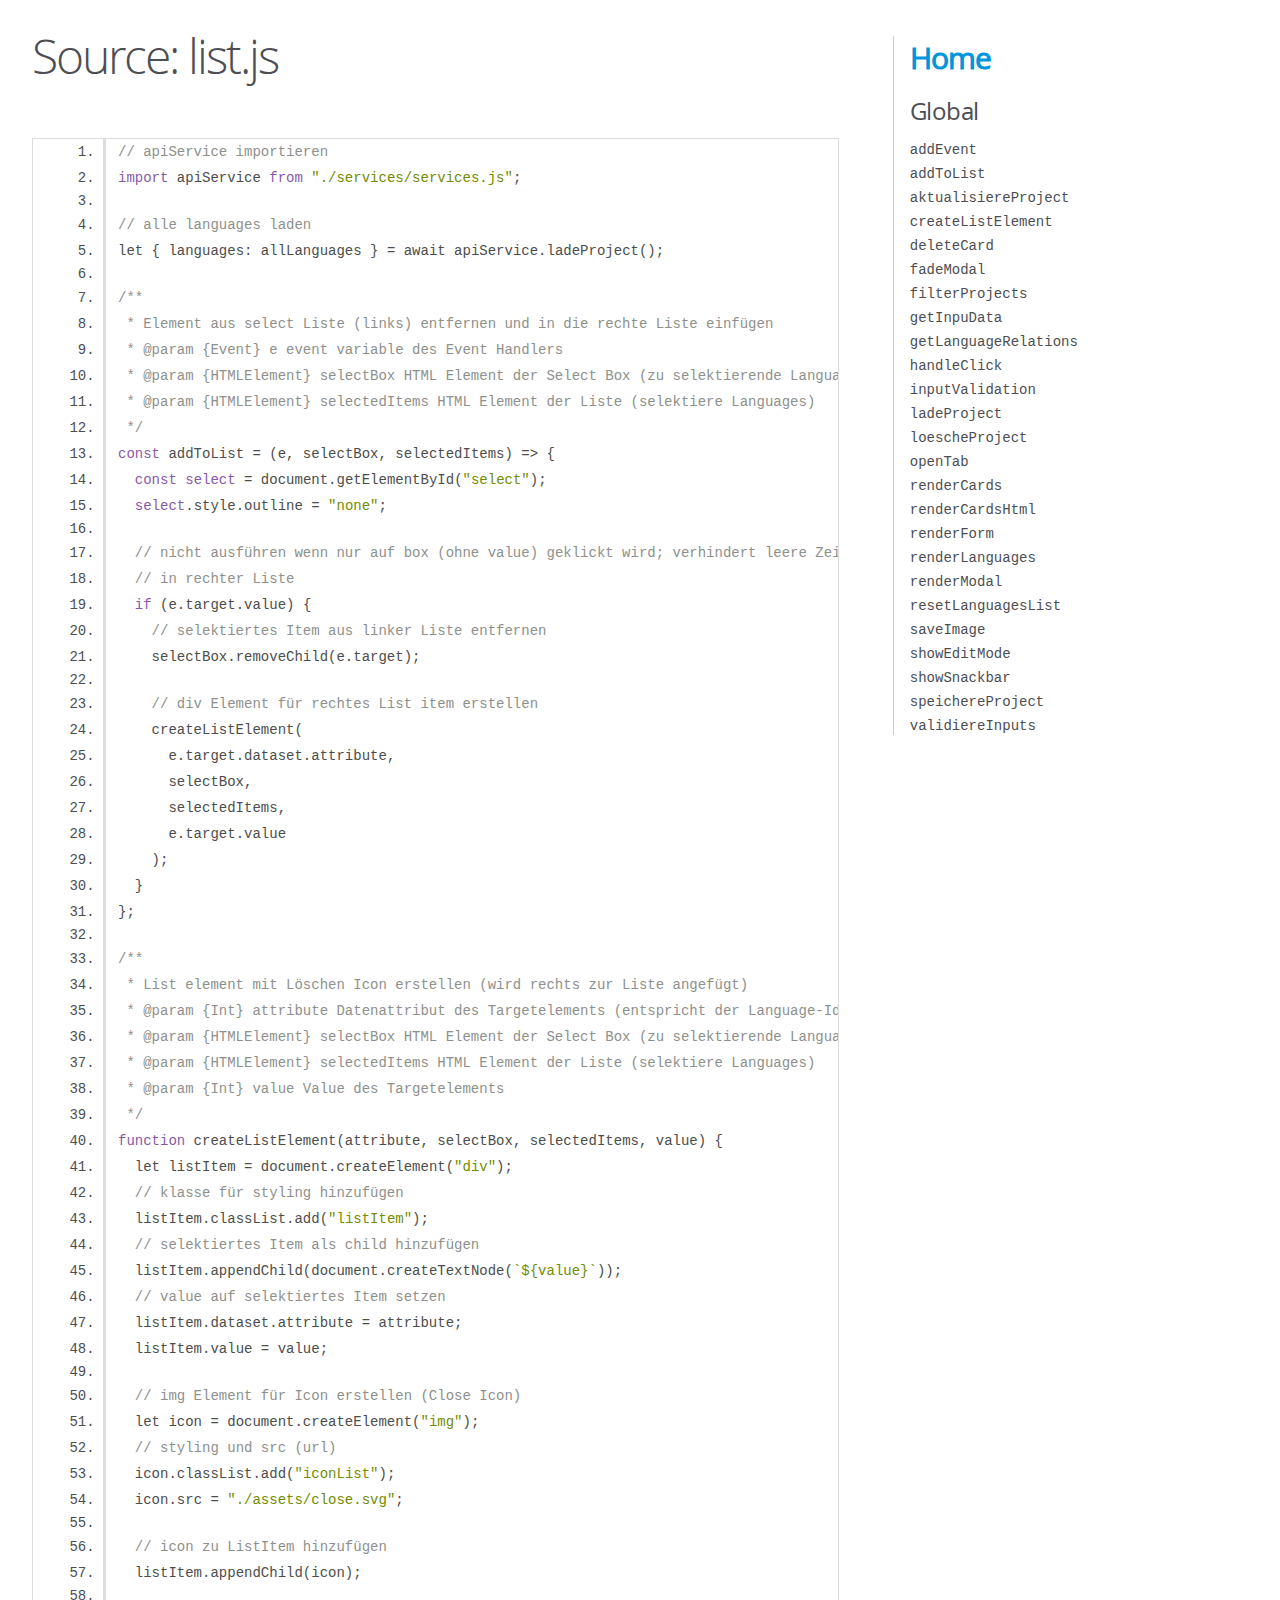
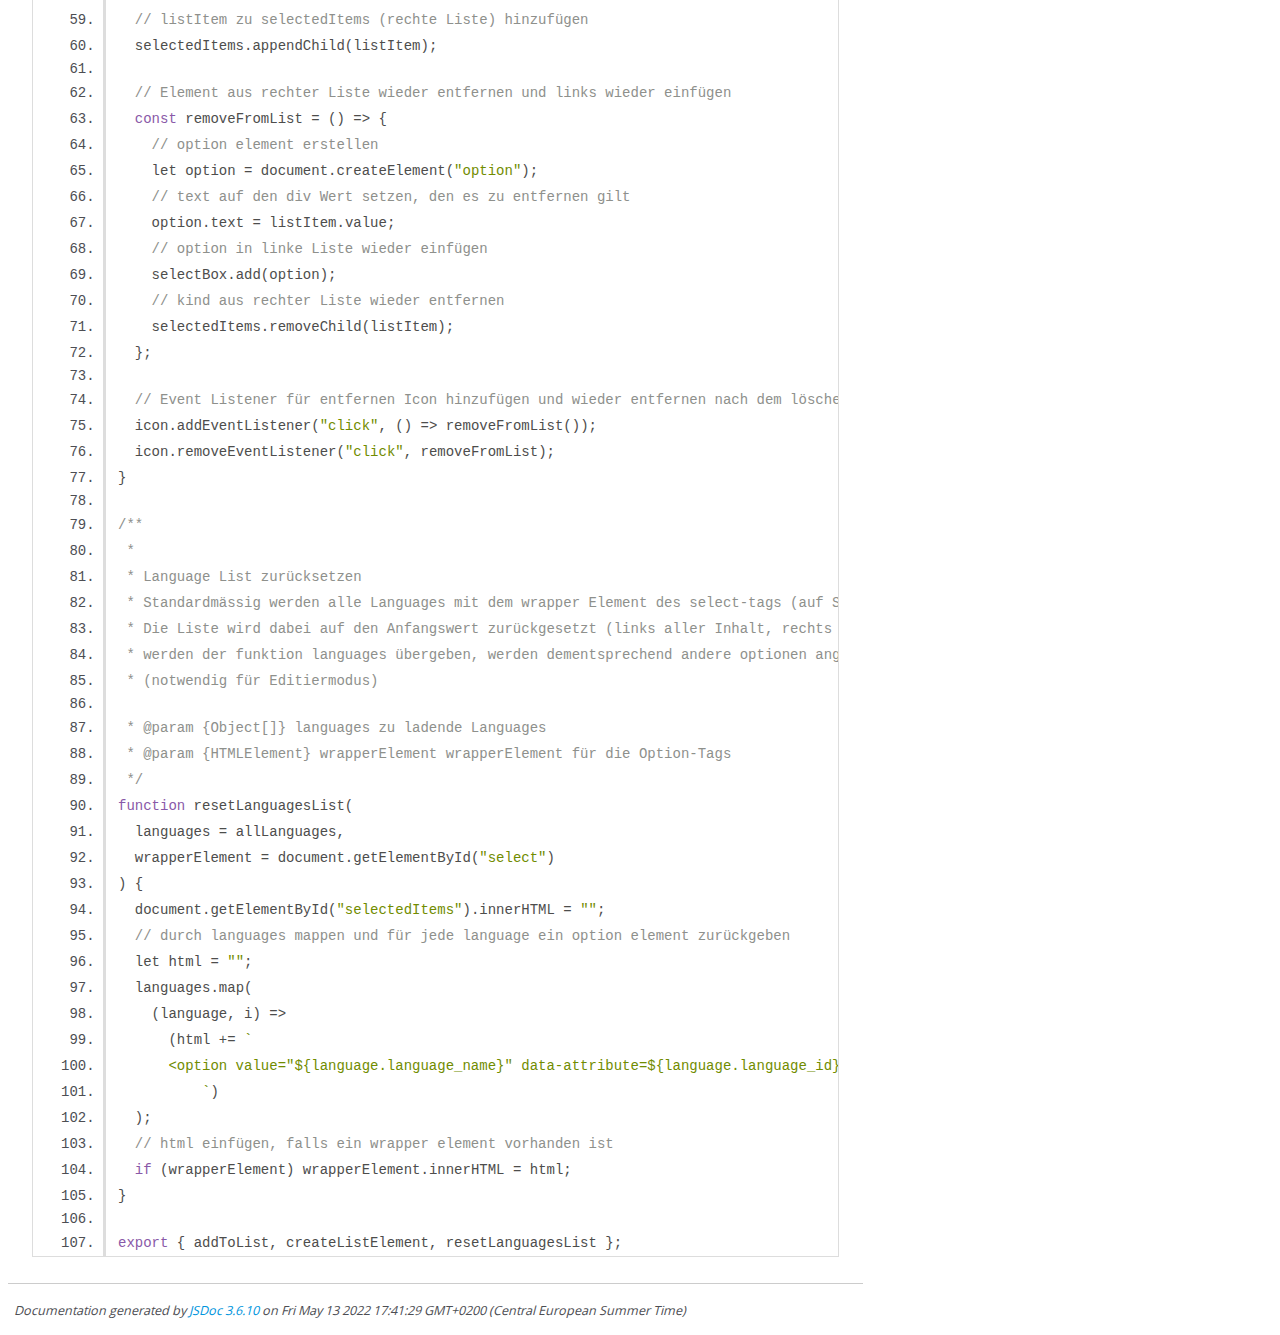
<file: docs/list.js.html>
<!DOCTYPE html>
<html lang="en">
<head>
    <meta charset="utf-8">
    <title>JSDoc: Source: list.js</title>

    <script src="scripts/prettify/prettify.js"> </script>
    <script src="scripts/prettify/lang-css.js"> </script>
    <!--[if lt IE 9]>
      <script src="//html5shiv.googlecode.com/svn/trunk/html5.js"></script>
    <![endif]-->
    <link type="text/css" rel="stylesheet" href="styles/prettify-tomorrow.css">
    <link type="text/css" rel="stylesheet" href="styles/jsdoc-default.css">
</head>

<body>

<div id="main">

    <h1 class="page-title">Source: list.js</h1>

    



    
    <section>
        <article>
            <pre class="prettyprint source linenums"><code>// apiService importieren
import apiService from "./services/services.js";

// alle languages laden
let { languages: allLanguages } = await apiService.ladeProject();

/**
 * Element aus select Liste (links) entfernen und in die rechte Liste einfügen
 * @param {Event} e event variable des Event Handlers
 * @param {HTMLElement} selectBox HTML Element der Select Box (zu selektierende Languages)
 * @param {HTMLElement} selectedItems HTML Element der Liste (selektiere Languages)
 */
const addToList = (e, selectBox, selectedItems) => {
  const select = document.getElementById("select");
  select.style.outline = "none";

  // nicht ausführen wenn nur auf box (ohne value) geklickt wird; verhindert leere Zeilen
  // in rechter Liste
  if (e.target.value) {
    // selektiertes Item aus linker Liste entfernen
    selectBox.removeChild(e.target);

    // div Element für rechtes List item erstellen
    createListElement(
      e.target.dataset.attribute,
      selectBox,
      selectedItems,
      e.target.value
    );
  }
};

/**
 * List element mit Löschen Icon erstellen (wird rechts zur Liste angefügt)
 * @param {Int} attribute Datenattribut des Targetelements (entspricht der Language-Id)
 * @param {HTMLElement} selectBox HTML Element der Select Box (zu selektierende Languages)
 * @param {HTMLElement} selectedItems HTML Element der Liste (selektiere Languages)
 * @param {Int} value Value des Targetelements
 */
function createListElement(attribute, selectBox, selectedItems, value) {
  let listItem = document.createElement("div");
  // klasse für styling hinzufügen
  listItem.classList.add("listItem");
  // selektiertes Item als child hinzufügen
  listItem.appendChild(document.createTextNode(`${value}`));
  // value auf selektiertes Item setzen
  listItem.dataset.attribute = attribute;
  listItem.value = value;

  // img Element für Icon erstellen (Close Icon)
  let icon = document.createElement("img");
  // styling und src (url)
  icon.classList.add("iconList");
  icon.src = "./assets/close.svg";

  // icon zu ListItem hinzufügen
  listItem.appendChild(icon);

  // listItem zu selectedItems (rechte Liste) hinzufügen
  selectedItems.appendChild(listItem);

  // Element aus rechter Liste wieder entfernen und links wieder einfügen
  const removeFromList = () => {
    // option element erstellen
    let option = document.createElement("option");
    // text auf den div Wert setzen, den es zu entfernen gilt
    option.text = listItem.value;
    // option in linke Liste wieder einfügen
    selectBox.add(option);
    // kind aus rechter Liste wieder entfernen
    selectedItems.removeChild(listItem);
  };

  // Event Listener für entfernen Icon hinzufügen und wieder entfernen nach dem löschen
  icon.addEventListener("click", () => removeFromList());
  icon.removeEventListener("click", removeFromList);
}

/**
 * 
 * Language List zurücksetzen 
 * Standardmässig werden alle Languages mit dem wrapper Element des select-tags (auf Startseite) übergeben.
 * Die Liste wird dabei auf den Anfangswert zurückgesetzt (links aller Inhalt, rechts kein Inhalt).
 * werden der funktion languages übergeben, werden dementsprechend andere optionen angezeigt 
 * (notwendig für Editiermodus)

 * @param {Object[]} languages zu ladende Languages
 * @param {HTMLElement} wrapperElement wrapperElement für die Option-Tags
 */
function resetLanguagesList(
  languages = allLanguages,
  wrapperElement = document.getElementById("select")
) {
  document.getElementById("selectedItems").innerHTML = "";
  // durch languages mappen und für jede language ein option element zurückgeben
  let html = "";
  languages.map(
    (language, i) =>
      (html += `
      &lt;option value="${language.language_name}" data-attribute=${language.language_id}>${language.language_name}&lt;/option>
          `)
  );
  // html einfügen, falls ein wrapper element vorhanden ist
  if (wrapperElement) wrapperElement.innerHTML = html;
}

export { addToList, createListElement, resetLanguagesList };
</code></pre>
        </article>
    </section>




</div>

<nav>
    <h2><a href="index.html">Home</a></h2><h3>Global</h3><ul><li><a href="global.html#addEvent">addEvent</a></li><li><a href="global.html#addToList">addToList</a></li><li><a href="global.html#aktualisiereProject">aktualisiereProject</a></li><li><a href="global.html#createListElement">createListElement</a></li><li><a href="global.html#deleteCard">deleteCard</a></li><li><a href="global.html#fadeModal">fadeModal</a></li><li><a href="global.html#filterProjects">filterProjects</a></li><li><a href="global.html#getInpuData">getInpuData</a></li><li><a href="global.html#getLanguageRelations">getLanguageRelations</a></li><li><a href="global.html#handleClick">handleClick</a></li><li><a href="global.html#inputValidation">inputValidation</a></li><li><a href="global.html#ladeProject">ladeProject</a></li><li><a href="global.html#loescheProject">loescheProject</a></li><li><a href="global.html#openTab">openTab</a></li><li><a href="global.html#renderCards">renderCards</a></li><li><a href="global.html#renderCardsHtml">renderCardsHtml</a></li><li><a href="global.html#renderForm">renderForm</a></li><li><a href="global.html#renderLanguages">renderLanguages</a></li><li><a href="global.html#renderModal">renderModal</a></li><li><a href="global.html#resetLanguagesList">resetLanguagesList</a></li><li><a href="global.html#saveImage">saveImage</a></li><li><a href="global.html#showEditMode">showEditMode</a></li><li><a href="global.html#showSnackbar">showSnackbar</a></li><li><a href="global.html#speichereProject">speichereProject</a></li><li><a href="global.html#validiereInputs">validiereInputs</a></li></ul>
</nav>

<br class="clear">

<footer>
    Documentation generated by <a href="https://github.com/jsdoc/jsdoc">JSDoc 3.6.10</a> on Fri May 13 2022 17:41:29 GMT+0200 (Central European Summer Time)
</footer>

<script> prettyPrint(); </script>
<script src="scripts/linenumber.js"> </script>
</body>
</html>
</file>
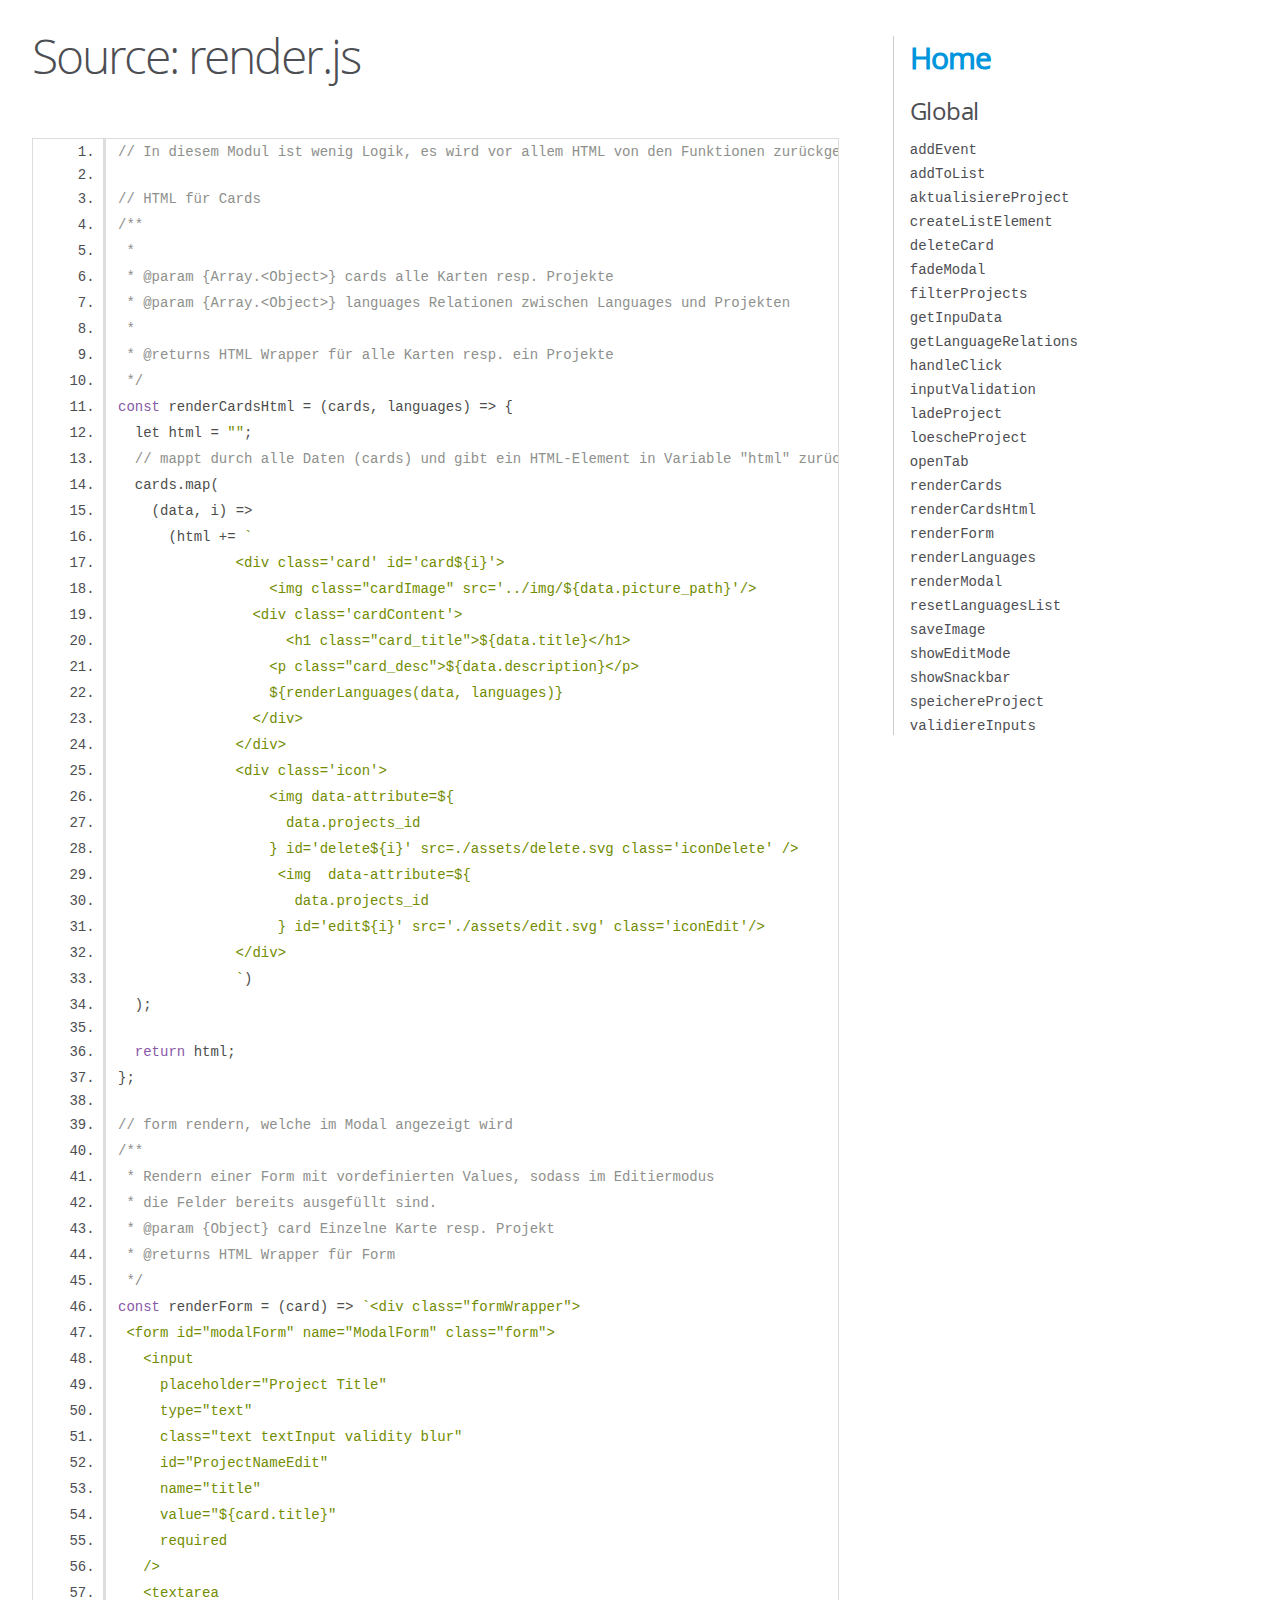
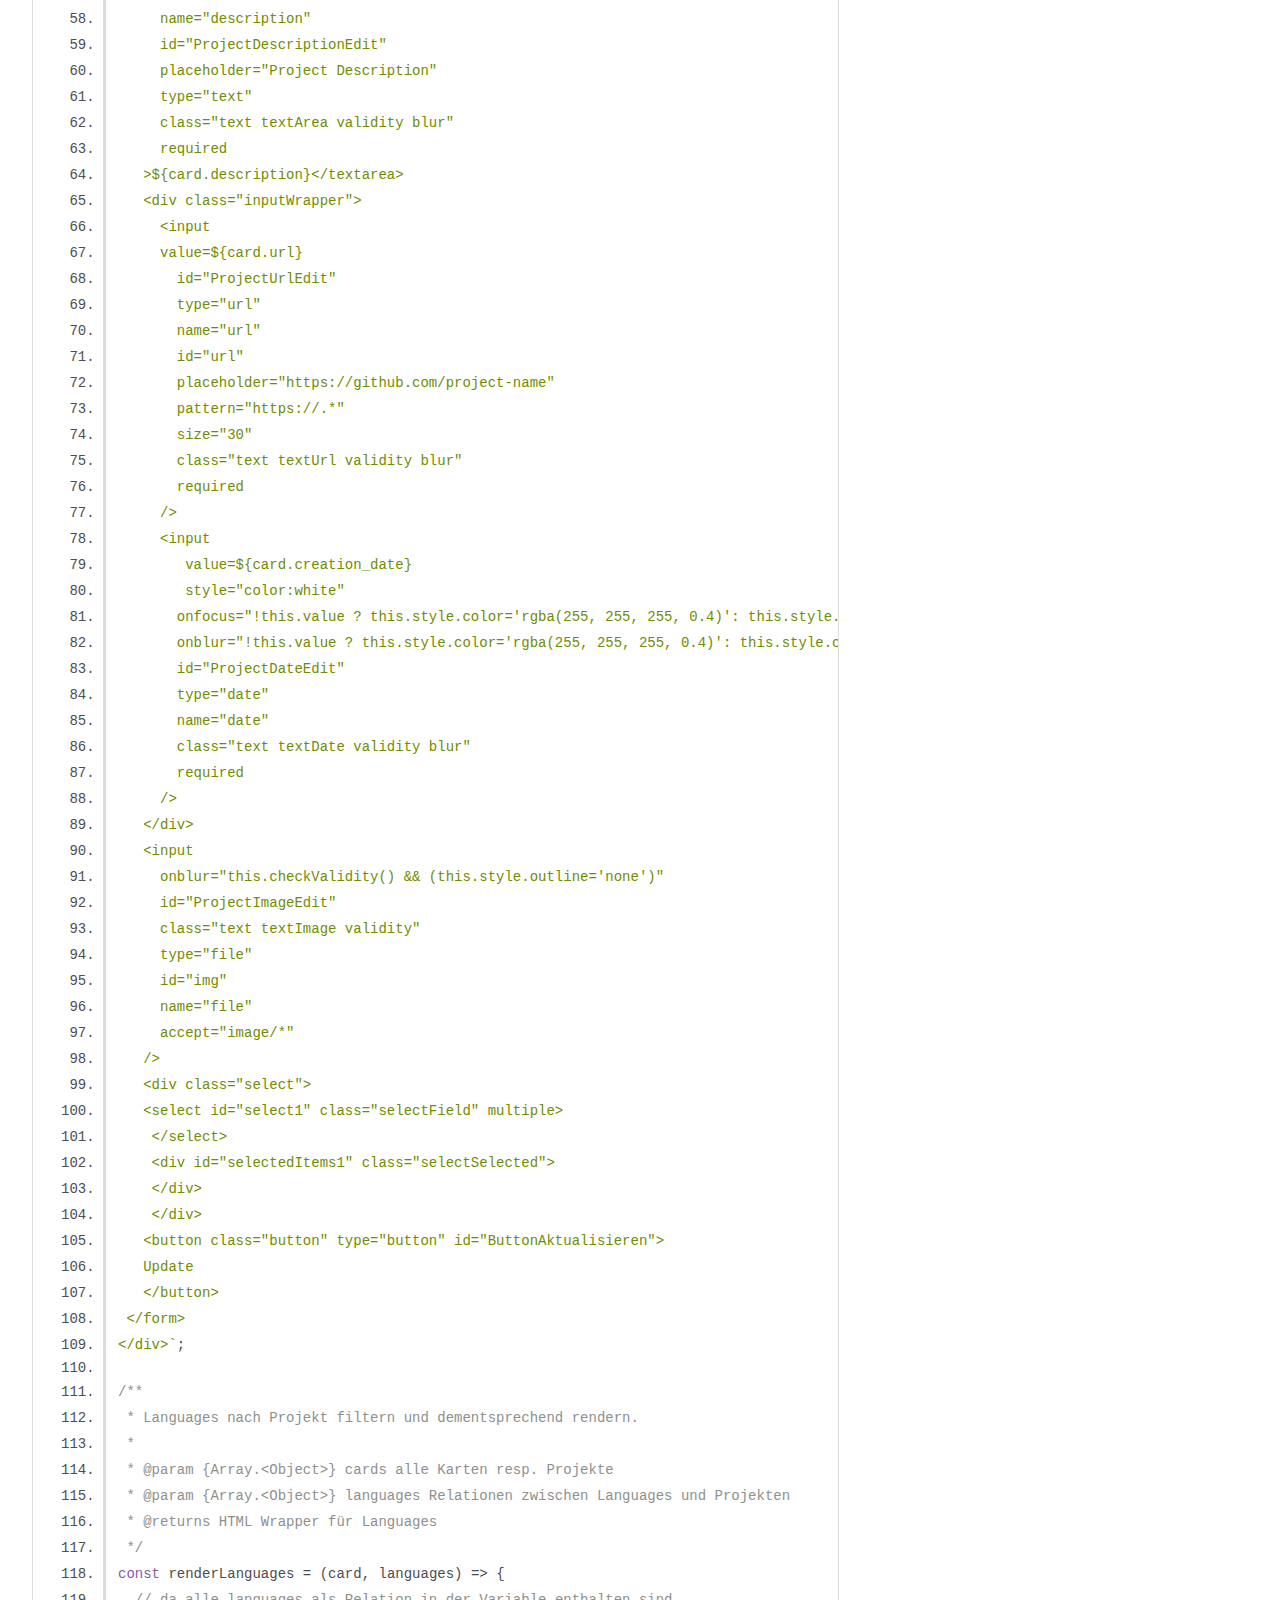
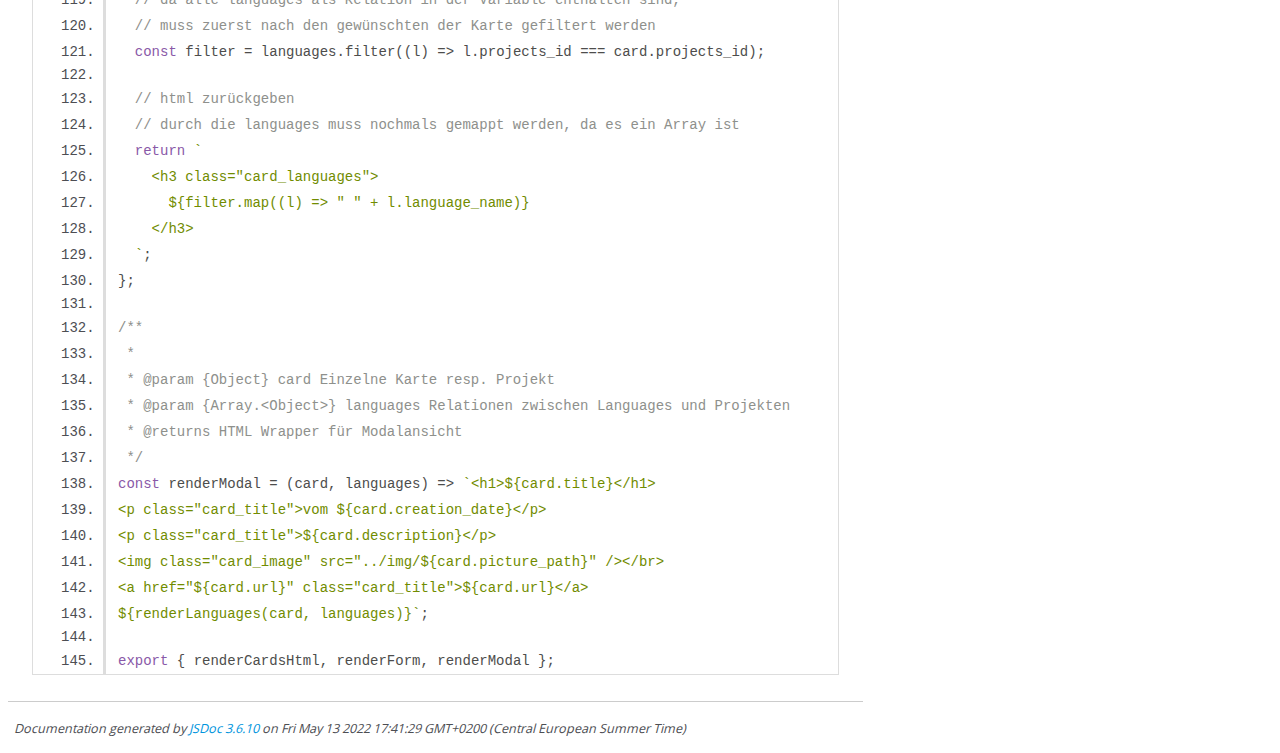
<file: docs/render.js.html>
<!DOCTYPE html>
<html lang="en">
<head>
    <meta charset="utf-8">
    <title>JSDoc: Source: render.js</title>

    <script src="scripts/prettify/prettify.js"> </script>
    <script src="scripts/prettify/lang-css.js"> </script>
    <!--[if lt IE 9]>
      <script src="//html5shiv.googlecode.com/svn/trunk/html5.js"></script>
    <![endif]-->
    <link type="text/css" rel="stylesheet" href="styles/prettify-tomorrow.css">
    <link type="text/css" rel="stylesheet" href="styles/jsdoc-default.css">
</head>

<body>

<div id="main">

    <h1 class="page-title">Source: render.js</h1>

    



    
    <section>
        <article>
            <pre class="prettyprint source linenums"><code>// In diesem Modul ist wenig Logik, es wird vor allem HTML von den Funktionen zurückgegeben

// HTML für Cards
/**
 *
 * @param {Array.&lt;Object>} cards alle Karten resp. Projekte
 * @param {Array.&lt;Object>} languages Relationen zwischen Languages und Projekten
 *
 * @returns HTML Wrapper für alle Karten resp. ein Projekte
 */
const renderCardsHtml = (cards, languages) => {
  let html = "";
  // mappt durch alle Daten (cards) und gibt ein HTML-Element in Variable "html" zurück
  cards.map(
    (data, i) =>
      (html += `
              &lt;div class='card' id='card${i}'>
                  &lt;img class="cardImage" src='../img/${data.picture_path}'/>
                &lt;div class='cardContent'>
                    &lt;h1 class="card_title">${data.title}&lt;/h1>
                  &lt;p class="card_desc">${data.description}&lt;/p>
                  ${renderLanguages(data, languages)}
                &lt;/div>
              &lt;/div>
              &lt;div class='icon'>
                  &lt;img data-attribute=${
                    data.projects_id
                  } id='delete${i}' src=./assets/delete.svg class='iconDelete' />
                   &lt;img  data-attribute=${
                     data.projects_id
                   } id='edit${i}' src='./assets/edit.svg' class='iconEdit'/>
              &lt;/div>
              `)
  );

  return html;
};

// form rendern, welche im Modal angezeigt wird
/**
 * Rendern einer Form mit vordefinierten Values, sodass im Editiermodus
 * die Felder bereits ausgefüllt sind.
 * @param {Object} card Einzelne Karte resp. Projekt
 * @returns HTML Wrapper für Form
 */
const renderForm = (card) => `&lt;div class="formWrapper">
 &lt;form id="modalForm" name="ModalForm" class="form">
   &lt;input
     placeholder="Project Title"
     type="text"
     class="text textInput validity blur"
     id="ProjectNameEdit"
     name="title"
     value="${card.title}"
     required
   />
   &lt;textarea
     name="description"
     id="ProjectDescriptionEdit"
     placeholder="Project Description"
     type="text"
     class="text textArea validity blur"
     required
   >${card.description}&lt;/textarea>
   &lt;div class="inputWrapper">
     &lt;input
     value=${card.url}
       id="ProjectUrlEdit"
       type="url"
       name="url"
       id="url"
       placeholder="https://github.com/project-name"
       pattern="https://.*"
       size="30"
       class="text textUrl validity blur"
       required
     />
     &lt;input
        value=${card.creation_date}
        style="color:white"
       onfocus="!this.value ? this.style.color='rgba(255, 255, 255, 0.4)': this.style.color='#fff'"
       onblur="!this.value ? this.style.color='rgba(255, 255, 255, 0.4)': this.style.color='#fff'"
       id="ProjectDateEdit"
       type="date"
       name="date"
       class="text textDate validity blur"
       required
     />
   &lt;/div>
   &lt;input
     onblur="this.checkValidity() &amp;&amp; (this.style.outline='none')"
     id="ProjectImageEdit"
     class="text textImage validity"
     type="file"
     id="img"
     name="file"
     accept="image/*"
   />
   &lt;div class="select">
   &lt;select id="select1" class="selectField" multiple>
    &lt;/select>
    &lt;div id="selectedItems1" class="selectSelected">
    &lt;/div>
    &lt;/div>
   &lt;button class="button" type="button" id="ButtonAktualisieren">
   Update
   &lt;/button>
 &lt;/form>
&lt;/div>`;

/**
 * Languages nach Projekt filtern und dementsprechend rendern.
 *
 * @param {Array.&lt;Object>} cards alle Karten resp. Projekte
 * @param {Array.&lt;Object>} languages Relationen zwischen Languages und Projekten
 * @returns HTML Wrapper für Languages
 */
const renderLanguages = (card, languages) => {
  // da alle languages als Relation in der Variable enthalten sind,
  // muss zuerst nach den gewünschten der Karte gefiltert werden
  const filter = languages.filter((l) => l.projects_id === card.projects_id);

  // html zurückgeben
  // durch die languages muss nochmals gemappt werden, da es ein Array ist
  return `
    &lt;h3 class="card_languages">
      ${filter.map((l) => " " + l.language_name)}
    &lt;/h3>
  `;
};

/**
 *
 * @param {Object} card Einzelne Karte resp. Projekt
 * @param {Array.&lt;Object>} languages Relationen zwischen Languages und Projekten
 * @returns HTML Wrapper für Modalansicht
 */
const renderModal = (card, languages) => `&lt;h1>${card.title}&lt;/h1>  
&lt;p class="card_title">vom ${card.creation_date}&lt;/p>
&lt;p class="card_title">${card.description}&lt;/p>
&lt;img class="card_image" src="../img/${card.picture_path}" />&lt;/br>
&lt;a href="${card.url}" class="card_title">${card.url}&lt;/a> 
${renderLanguages(card, languages)}`;

export { renderCardsHtml, renderForm, renderModal };
</code></pre>
        </article>
    </section>




</div>

<nav>
    <h2><a href="index.html">Home</a></h2><h3>Global</h3><ul><li><a href="global.html#addEvent">addEvent</a></li><li><a href="global.html#addToList">addToList</a></li><li><a href="global.html#aktualisiereProject">aktualisiereProject</a></li><li><a href="global.html#createListElement">createListElement</a></li><li><a href="global.html#deleteCard">deleteCard</a></li><li><a href="global.html#fadeModal">fadeModal</a></li><li><a href="global.html#filterProjects">filterProjects</a></li><li><a href="global.html#getInpuData">getInpuData</a></li><li><a href="global.html#getLanguageRelations">getLanguageRelations</a></li><li><a href="global.html#handleClick">handleClick</a></li><li><a href="global.html#inputValidation">inputValidation</a></li><li><a href="global.html#ladeProject">ladeProject</a></li><li><a href="global.html#loescheProject">loescheProject</a></li><li><a href="global.html#openTab">openTab</a></li><li><a href="global.html#renderCards">renderCards</a></li><li><a href="global.html#renderCardsHtml">renderCardsHtml</a></li><li><a href="global.html#renderForm">renderForm</a></li><li><a href="global.html#renderLanguages">renderLanguages</a></li><li><a href="global.html#renderModal">renderModal</a></li><li><a href="global.html#resetLanguagesList">resetLanguagesList</a></li><li><a href="global.html#saveImage">saveImage</a></li><li><a href="global.html#showEditMode">showEditMode</a></li><li><a href="global.html#showSnackbar">showSnackbar</a></li><li><a href="global.html#speichereProject">speichereProject</a></li><li><a href="global.html#validiereInputs">validiereInputs</a></li></ul>
</nav>

<br class="clear">

<footer>
    Documentation generated by <a href="https://github.com/jsdoc/jsdoc">JSDoc 3.6.10</a> on Fri May 13 2022 17:41:29 GMT+0200 (Central European Summer Time)
</footer>

<script> prettyPrint(); </script>
<script src="scripts/linenumber.js"> </script>
</body>
</html>
</file>
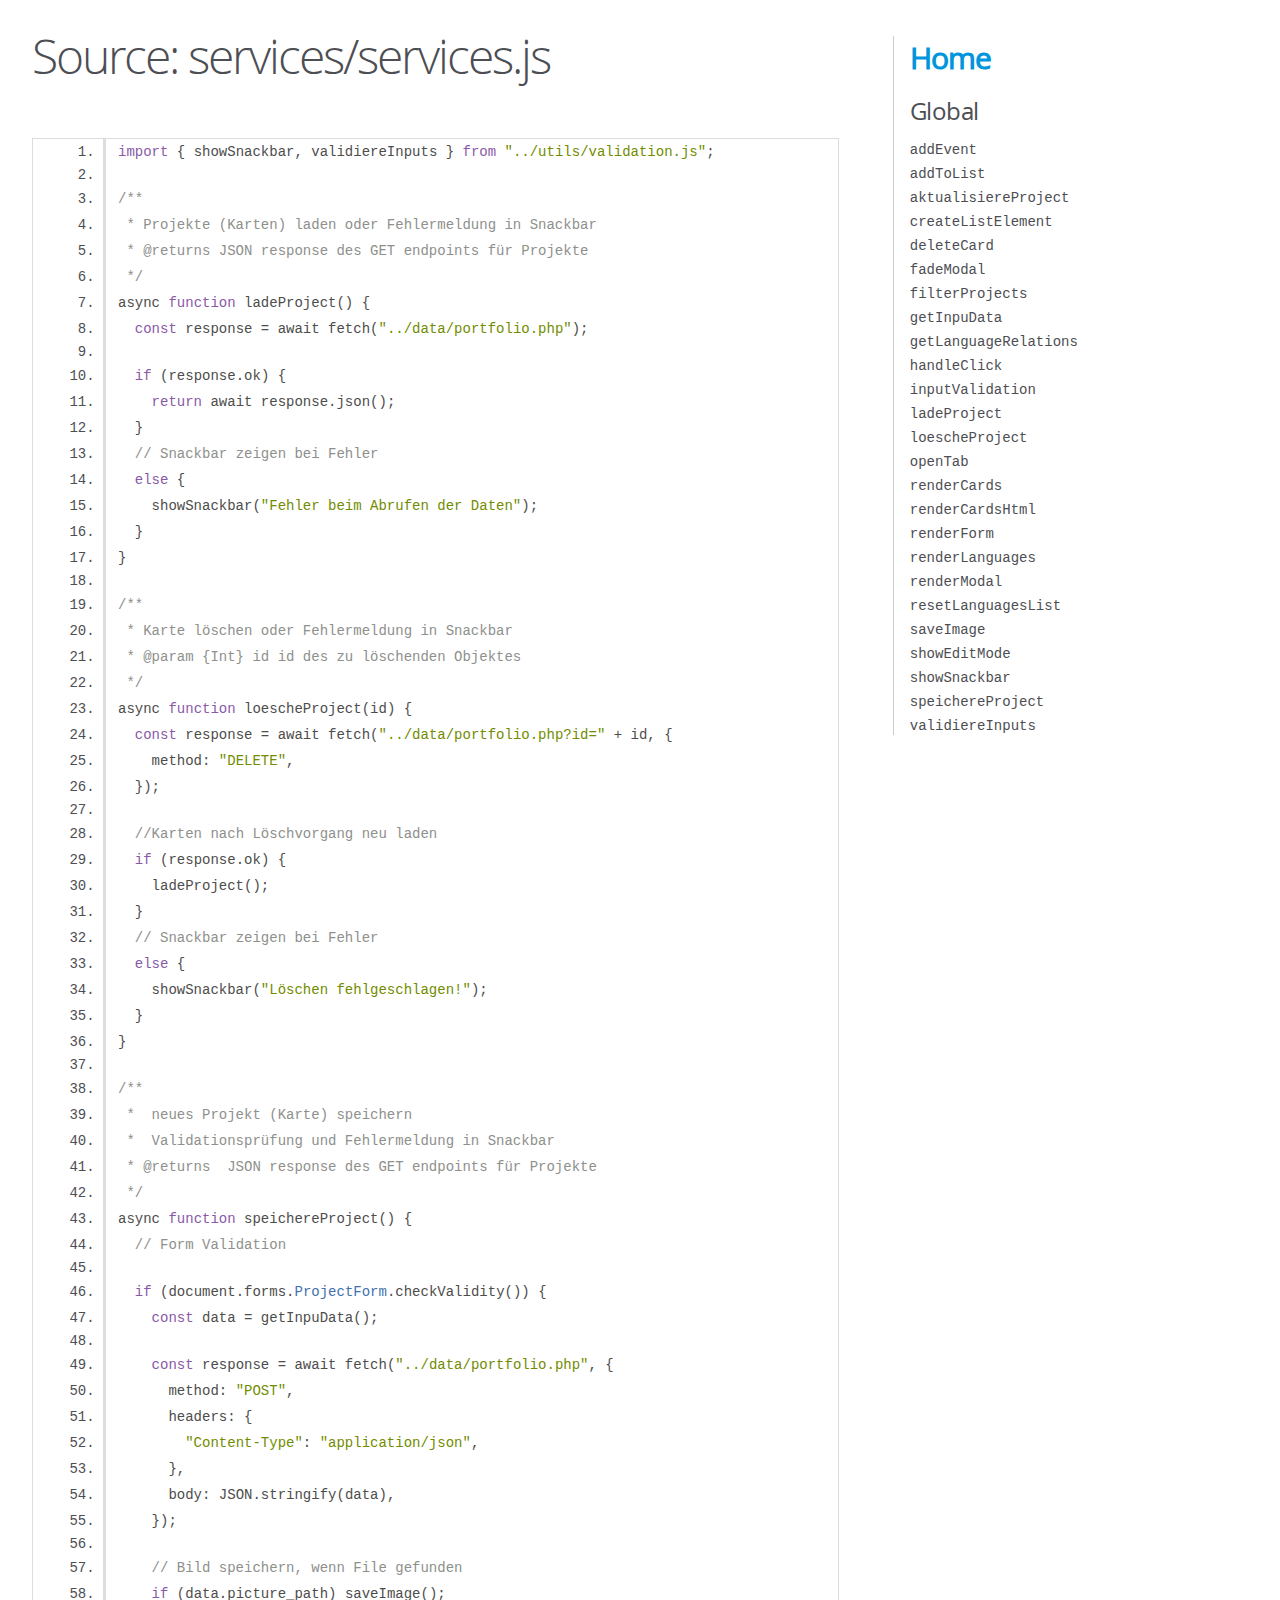
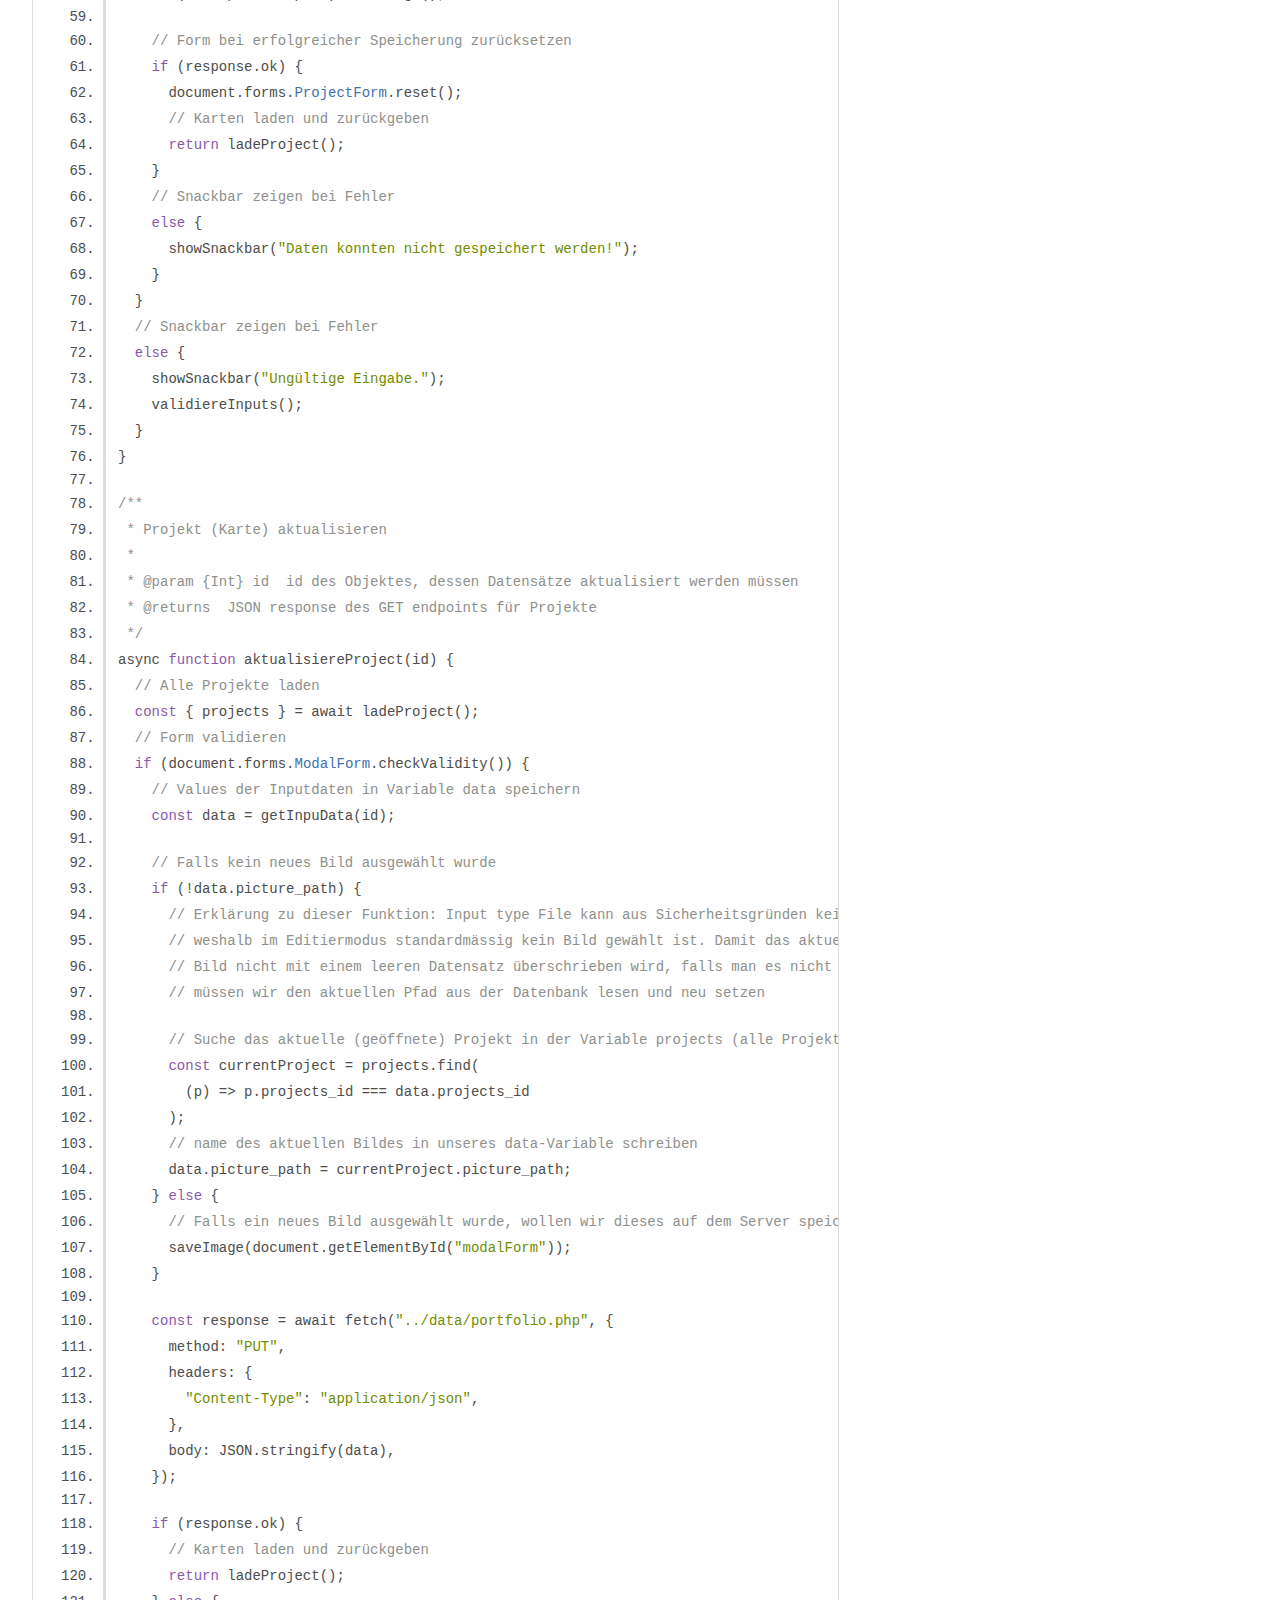
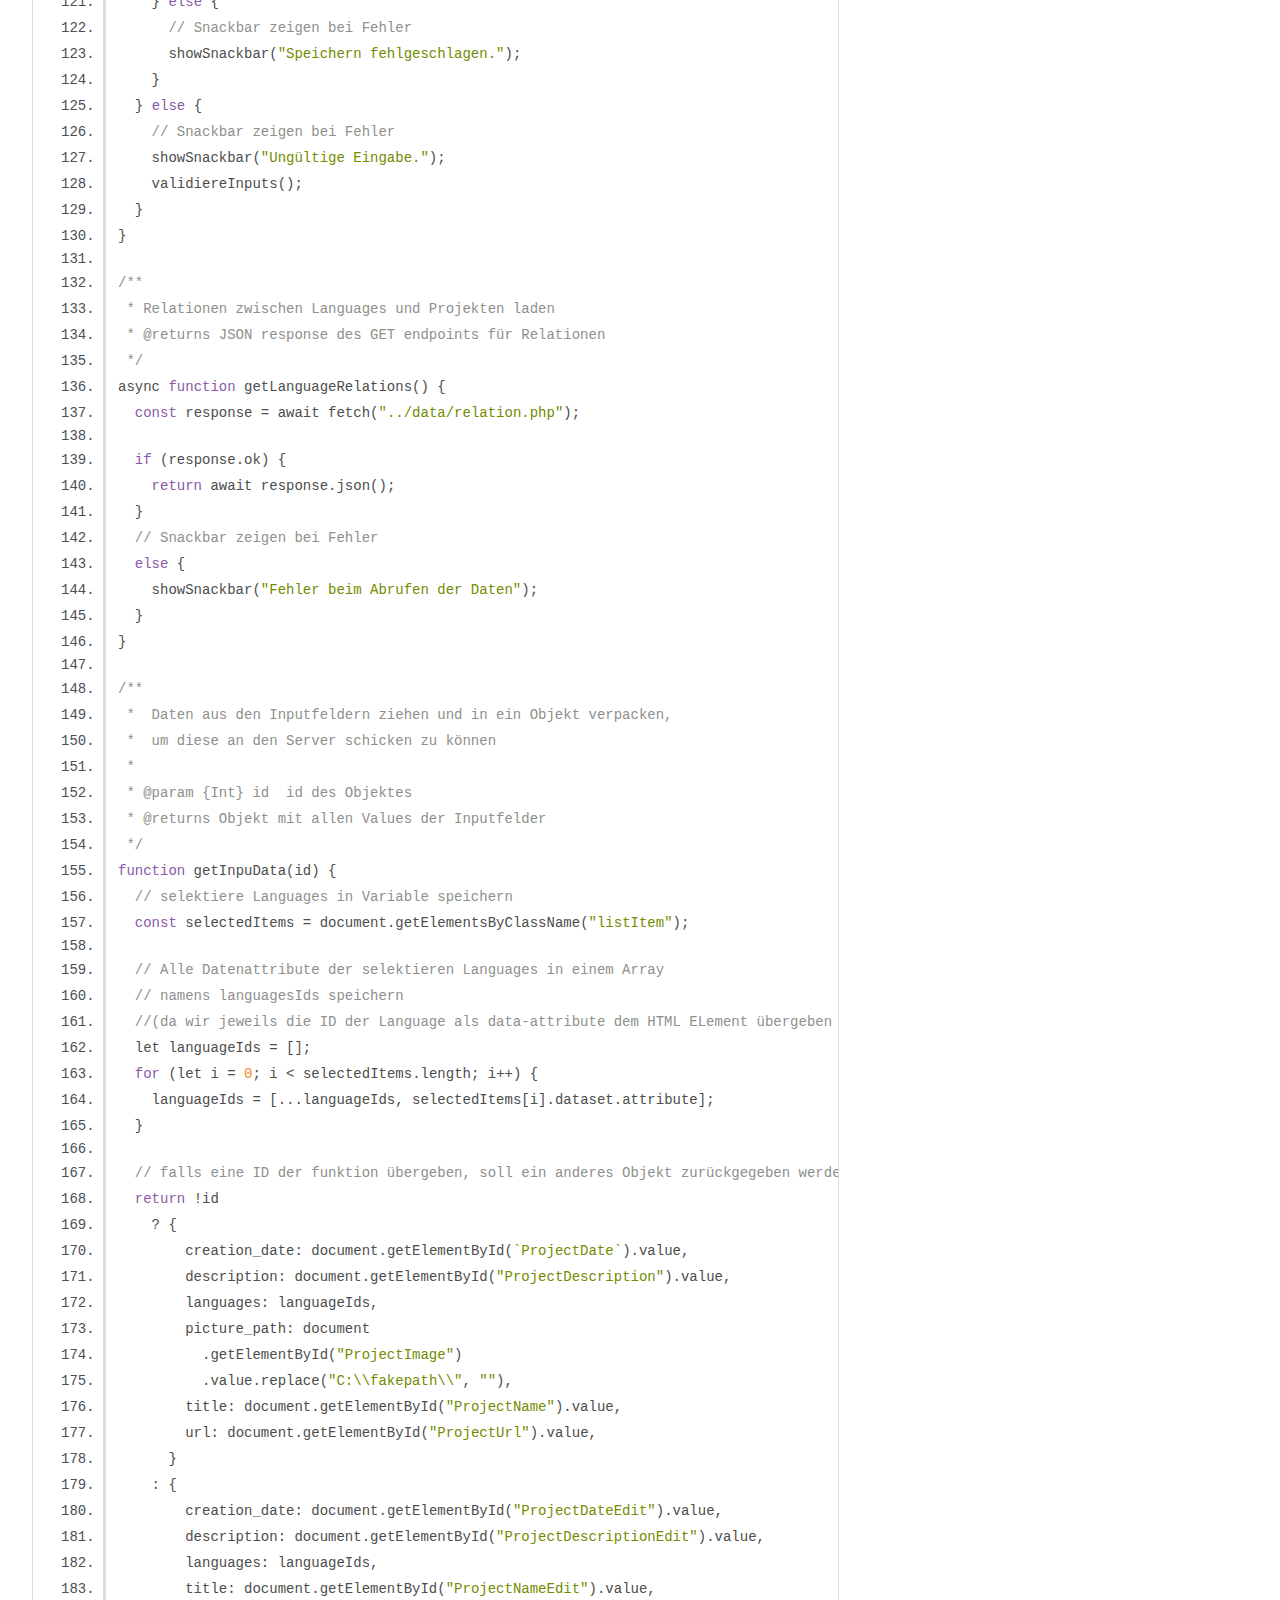
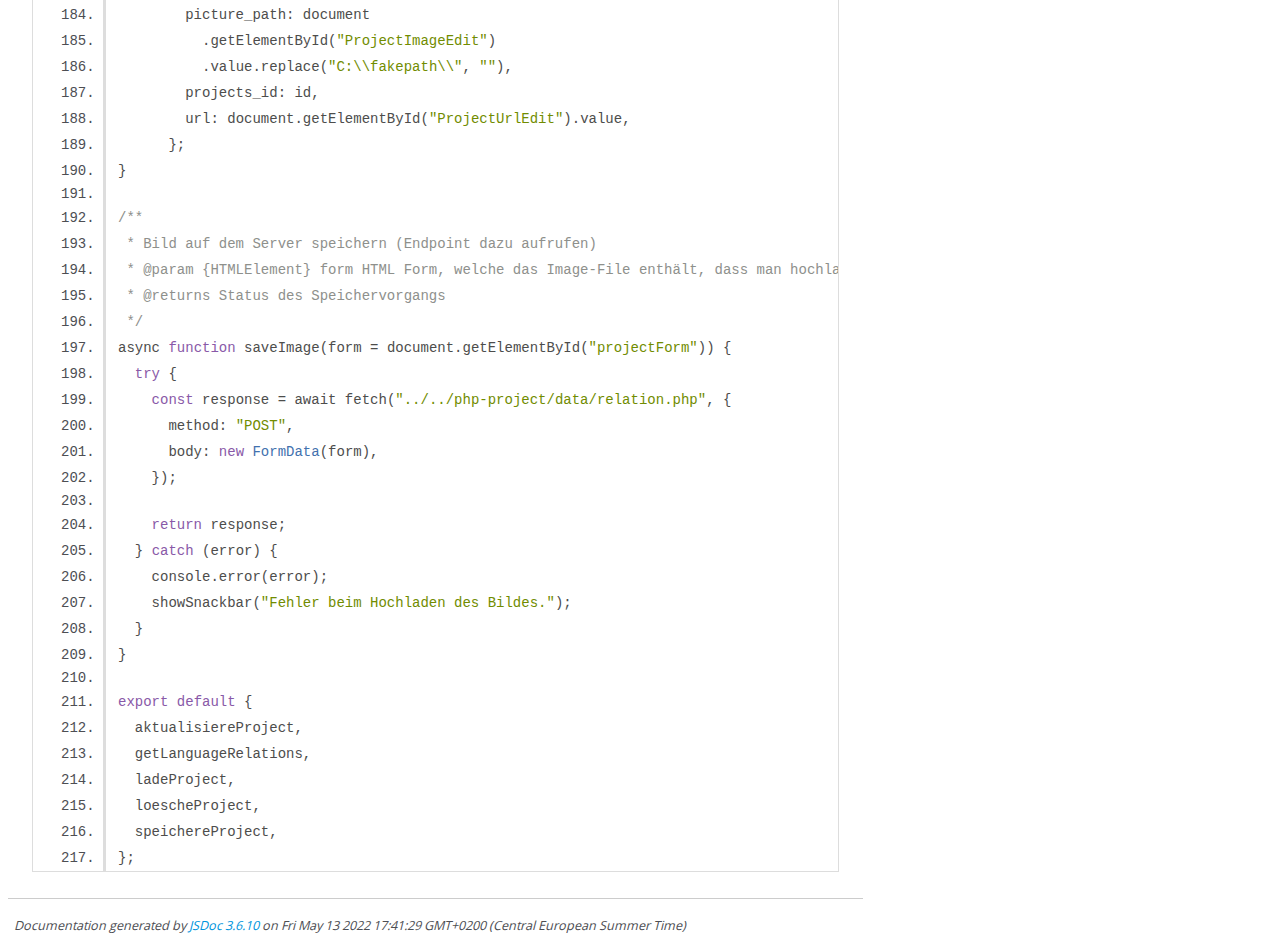
<file: docs/services_services.js.html>
<!DOCTYPE html>
<html lang="en">
<head>
    <meta charset="utf-8">
    <title>JSDoc: Source: services/services.js</title>

    <script src="scripts/prettify/prettify.js"> </script>
    <script src="scripts/prettify/lang-css.js"> </script>
    <!--[if lt IE 9]>
      <script src="//html5shiv.googlecode.com/svn/trunk/html5.js"></script>
    <![endif]-->
    <link type="text/css" rel="stylesheet" href="styles/prettify-tomorrow.css">
    <link type="text/css" rel="stylesheet" href="styles/jsdoc-default.css">
</head>

<body>

<div id="main">

    <h1 class="page-title">Source: services/services.js</h1>

    



    
    <section>
        <article>
            <pre class="prettyprint source linenums"><code>import { showSnackbar, validiereInputs } from "../utils/validation.js";

/**
 * Projekte (Karten) laden oder Fehlermeldung in Snackbar
 * @returns JSON response des GET endpoints für Projekte
 */
async function ladeProject() {
  const response = await fetch("../data/portfolio.php");

  if (response.ok) {
    return await response.json();
  }
  // Snackbar zeigen bei Fehler
  else {
    showSnackbar("Fehler beim Abrufen der Daten");
  }
}

/**
 * Karte löschen oder Fehlermeldung in Snackbar
 * @param {Int} id id des zu löschenden Objektes
 */
async function loescheProject(id) {
  const response = await fetch("../data/portfolio.php?id=" + id, {
    method: "DELETE",
  });

  //Karten nach Löschvorgang neu laden
  if (response.ok) {
    ladeProject();
  }
  // Snackbar zeigen bei Fehler
  else {
    showSnackbar("Löschen fehlgeschlagen!");
  }
}

/**
 *  neues Projekt (Karte) speichern
 *  Validationsprüfung und Fehlermeldung in Snackbar
 * @returns  JSON response des GET endpoints für Projekte
 */
async function speichereProject() {
  // Form Validation

  if (document.forms.ProjectForm.checkValidity()) {
    const data = getInpuData();

    const response = await fetch("../data/portfolio.php", {
      method: "POST",
      headers: {
        "Content-Type": "application/json",
      },
      body: JSON.stringify(data),
    });

    // Bild speichern, wenn File gefunden
    if (data.picture_path) saveImage();

    // Form bei erfolgreicher Speicherung zurücksetzen
    if (response.ok) {
      document.forms.ProjectForm.reset();
      // Karten laden und zurückgeben
      return ladeProject();
    }
    // Snackbar zeigen bei Fehler
    else {
      showSnackbar("Daten konnten nicht gespeichert werden!");
    }
  }
  // Snackbar zeigen bei Fehler
  else {
    showSnackbar("Ungültige Eingabe.");
    validiereInputs();
  }
}

/**
 * Projekt (Karte) aktualisieren
 *
 * @param {Int} id  id des Objektes, dessen Datensätze aktualisiert werden müssen
 * @returns  JSON response des GET endpoints für Projekte
 */
async function aktualisiereProject(id) {
  // Alle Projekte laden
  const { projects } = await ladeProject();
  // Form validieren
  if (document.forms.ModalForm.checkValidity()) {
    // Values der Inputdaten in Variable data speichern
    const data = getInpuData(id);

    // Falls kein neues Bild ausgewählt wurde
    if (!data.picture_path) {
      // Erklärung zu dieser Funktion: Input type File kann aus Sicherheitsgründen kein Value tragen,
      // weshalb im Editiermodus standardmässig kein Bild gewählt ist. Damit das aktuelle
      // Bild nicht mit einem leeren Datensatz überschrieben wird, falls man es nicht ändern möchte,
      // müssen wir den aktuellen Pfad aus der Datenbank lesen und neu setzen

      // Suche das aktuelle (geöffnete) Projekt in der Variable projects (alle Projekte)
      const currentProject = projects.find(
        (p) => p.projects_id === data.projects_id
      );
      // name des aktuellen Bildes in unseres data-Variable schreiben
      data.picture_path = currentProject.picture_path;
    } else {
      // Falls ein neues Bild ausgewählt wurde, wollen wir dieses auf dem Server speichern
      saveImage(document.getElementById("modalForm"));
    }

    const response = await fetch("../data/portfolio.php", {
      method: "PUT",
      headers: {
        "Content-Type": "application/json",
      },
      body: JSON.stringify(data),
    });

    if (response.ok) {
      // Karten laden und zurückgeben
      return ladeProject();
    } else {
      // Snackbar zeigen bei Fehler
      showSnackbar("Speichern fehlgeschlagen.");
    }
  } else {
    // Snackbar zeigen bei Fehler
    showSnackbar("Ungültige Eingabe.");
    validiereInputs();
  }
}

/**
 * Relationen zwischen Languages und Projekten laden
 * @returns JSON response des GET endpoints für Relationen
 */
async function getLanguageRelations() {
  const response = await fetch("../data/relation.php");

  if (response.ok) {
    return await response.json();
  }
  // Snackbar zeigen bei Fehler
  else {
    showSnackbar("Fehler beim Abrufen der Daten");
  }
}

/**
 *  Daten aus den Inputfeldern ziehen und in ein Objekt verpacken,
 *  um diese an den Server schicken zu können
 *
 * @param {Int} id  id des Objektes
 * @returns Objekt mit allen Values der Inputfelder
 */
function getInpuData(id) {
  // selektiere Languages in Variable speichern
  const selectedItems = document.getElementsByClassName("listItem");

  // Alle Datenattribute der selektieren Languages in einem Array
  // namens languagesIds speichern
  //(da wir jeweils die ID der Language als data-attribute dem HTML ELement übergeben haben)
  let languageIds = [];
  for (let i = 0; i &lt; selectedItems.length; i++) {
    languageIds = [...languageIds, selectedItems[i].dataset.attribute];
  }

  // falls eine ID der funktion übergeben, soll ein anderes Objekt zurückgegeben werden
  return !id
    ? {
        creation_date: document.getElementById(`ProjectDate`).value,
        description: document.getElementById("ProjectDescription").value,
        languages: languageIds,
        picture_path: document
          .getElementById("ProjectImage")
          .value.replace("C:\\fakepath\\", ""),
        title: document.getElementById("ProjectName").value,
        url: document.getElementById("ProjectUrl").value,
      }
    : {
        creation_date: document.getElementById("ProjectDateEdit").value,
        description: document.getElementById("ProjectDescriptionEdit").value,
        languages: languageIds,
        title: document.getElementById("ProjectNameEdit").value,
        picture_path: document
          .getElementById("ProjectImageEdit")
          .value.replace("C:\\fakepath\\", ""),
        projects_id: id,
        url: document.getElementById("ProjectUrlEdit").value,
      };
}

/**
 * Bild auf dem Server speichern (Endpoint dazu aufrufen)
 * @param {HTMLElement} form HTML Form, welche das Image-File enthält, dass man hochladen will
 * @returns Status des Speichervorgangs
 */
async function saveImage(form = document.getElementById("projectForm")) {
  try {
    const response = await fetch("../../php-project/data/relation.php", {
      method: "POST",
      body: new FormData(form),
    });

    return response;
  } catch (error) {
    console.error(error);
    showSnackbar("Fehler beim Hochladen des Bildes.");
  }
}

export default {
  aktualisiereProject,
  getLanguageRelations,
  ladeProject,
  loescheProject,
  speichereProject,
};
</code></pre>
        </article>
    </section>




</div>

<nav>
    <h2><a href="index.html">Home</a></h2><h3>Global</h3><ul><li><a href="global.html#addEvent">addEvent</a></li><li><a href="global.html#addToList">addToList</a></li><li><a href="global.html#aktualisiereProject">aktualisiereProject</a></li><li><a href="global.html#createListElement">createListElement</a></li><li><a href="global.html#deleteCard">deleteCard</a></li><li><a href="global.html#fadeModal">fadeModal</a></li><li><a href="global.html#filterProjects">filterProjects</a></li><li><a href="global.html#getInpuData">getInpuData</a></li><li><a href="global.html#getLanguageRelations">getLanguageRelations</a></li><li><a href="global.html#handleClick">handleClick</a></li><li><a href="global.html#inputValidation">inputValidation</a></li><li><a href="global.html#ladeProject">ladeProject</a></li><li><a href="global.html#loescheProject">loescheProject</a></li><li><a href="global.html#openTab">openTab</a></li><li><a href="global.html#renderCards">renderCards</a></li><li><a href="global.html#renderCardsHtml">renderCardsHtml</a></li><li><a href="global.html#renderForm">renderForm</a></li><li><a href="global.html#renderLanguages">renderLanguages</a></li><li><a href="global.html#renderModal">renderModal</a></li><li><a href="global.html#resetLanguagesList">resetLanguagesList</a></li><li><a href="global.html#saveImage">saveImage</a></li><li><a href="global.html#showEditMode">showEditMode</a></li><li><a href="global.html#showSnackbar">showSnackbar</a></li><li><a href="global.html#speichereProject">speichereProject</a></li><li><a href="global.html#validiereInputs">validiereInputs</a></li></ul>
</nav>

<br class="clear">

<footer>
    Documentation generated by <a href="https://github.com/jsdoc/jsdoc">JSDoc 3.6.10</a> on Fri May 13 2022 17:41:29 GMT+0200 (Central European Summer Time)
</footer>

<script> prettyPrint(); </script>
<script src="scripts/linenumber.js"> </script>
</body>
</html>
</file>
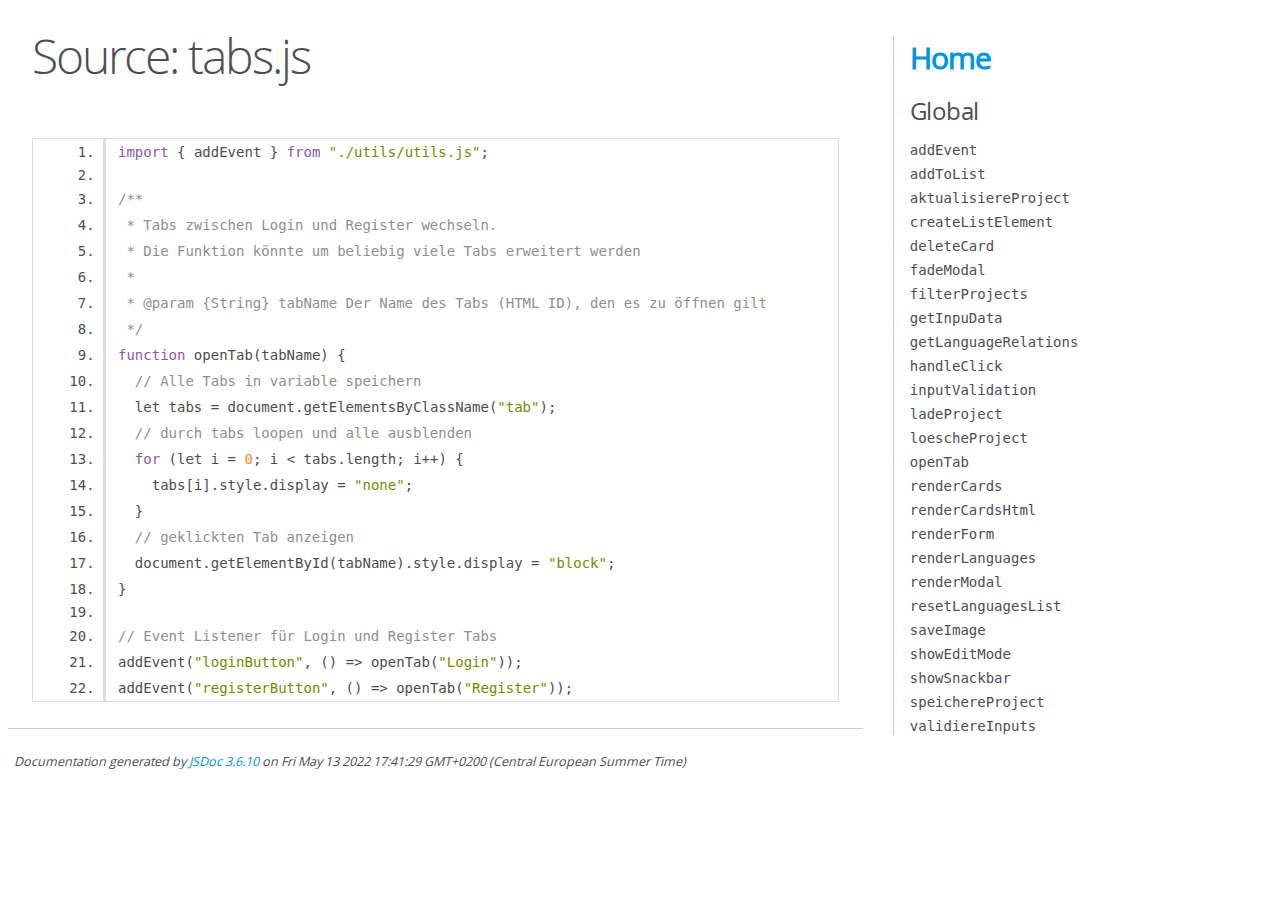
<file: docs/tabs.js.html>
<!DOCTYPE html>
<html lang="en">
<head>
    <meta charset="utf-8">
    <title>JSDoc: Source: tabs.js</title>

    <script src="scripts/prettify/prettify.js"> </script>
    <script src="scripts/prettify/lang-css.js"> </script>
    <!--[if lt IE 9]>
      <script src="//html5shiv.googlecode.com/svn/trunk/html5.js"></script>
    <![endif]-->
    <link type="text/css" rel="stylesheet" href="styles/prettify-tomorrow.css">
    <link type="text/css" rel="stylesheet" href="styles/jsdoc-default.css">
</head>

<body>

<div id="main">

    <h1 class="page-title">Source: tabs.js</h1>

    



    
    <section>
        <article>
            <pre class="prettyprint source linenums"><code>import { addEvent } from "./utils/utils.js";

/**
 * Tabs zwischen Login und Register wechseln.
 * Die Funktion könnte um beliebig viele Tabs erweitert werden
 *
 * @param {String} tabName Der Name des Tabs (HTML ID), den es zu öffnen gilt
 */
function openTab(tabName) {
  // Alle Tabs in variable speichern
  let tabs = document.getElementsByClassName("tab");
  // durch tabs loopen und alle ausblenden
  for (let i = 0; i &lt; tabs.length; i++) {
    tabs[i].style.display = "none";
  }
  // geklickten Tab anzeigen
  document.getElementById(tabName).style.display = "block";
}

// Event Listener für Login und Register Tabs
addEvent("loginButton", () => openTab("Login"));
addEvent("registerButton", () => openTab("Register"));
</code></pre>
        </article>
    </section>




</div>

<nav>
    <h2><a href="index.html">Home</a></h2><h3>Global</h3><ul><li><a href="global.html#addEvent">addEvent</a></li><li><a href="global.html#addToList">addToList</a></li><li><a href="global.html#aktualisiereProject">aktualisiereProject</a></li><li><a href="global.html#createListElement">createListElement</a></li><li><a href="global.html#deleteCard">deleteCard</a></li><li><a href="global.html#fadeModal">fadeModal</a></li><li><a href="global.html#filterProjects">filterProjects</a></li><li><a href="global.html#getInpuData">getInpuData</a></li><li><a href="global.html#getLanguageRelations">getLanguageRelations</a></li><li><a href="global.html#handleClick">handleClick</a></li><li><a href="global.html#inputValidation">inputValidation</a></li><li><a href="global.html#ladeProject">ladeProject</a></li><li><a href="global.html#loescheProject">loescheProject</a></li><li><a href="global.html#openTab">openTab</a></li><li><a href="global.html#renderCards">renderCards</a></li><li><a href="global.html#renderCardsHtml">renderCardsHtml</a></li><li><a href="global.html#renderForm">renderForm</a></li><li><a href="global.html#renderLanguages">renderLanguages</a></li><li><a href="global.html#renderModal">renderModal</a></li><li><a href="global.html#resetLanguagesList">resetLanguagesList</a></li><li><a href="global.html#saveImage">saveImage</a></li><li><a href="global.html#showEditMode">showEditMode</a></li><li><a href="global.html#showSnackbar">showSnackbar</a></li><li><a href="global.html#speichereProject">speichereProject</a></li><li><a href="global.html#validiereInputs">validiereInputs</a></li></ul>
</nav>

<br class="clear">

<footer>
    Documentation generated by <a href="https://github.com/jsdoc/jsdoc">JSDoc 3.6.10</a> on Fri May 13 2022 17:41:29 GMT+0200 (Central European Summer Time)
</footer>

<script> prettyPrint(); </script>
<script src="scripts/linenumber.js"> </script>
</body>
</html>
</file>
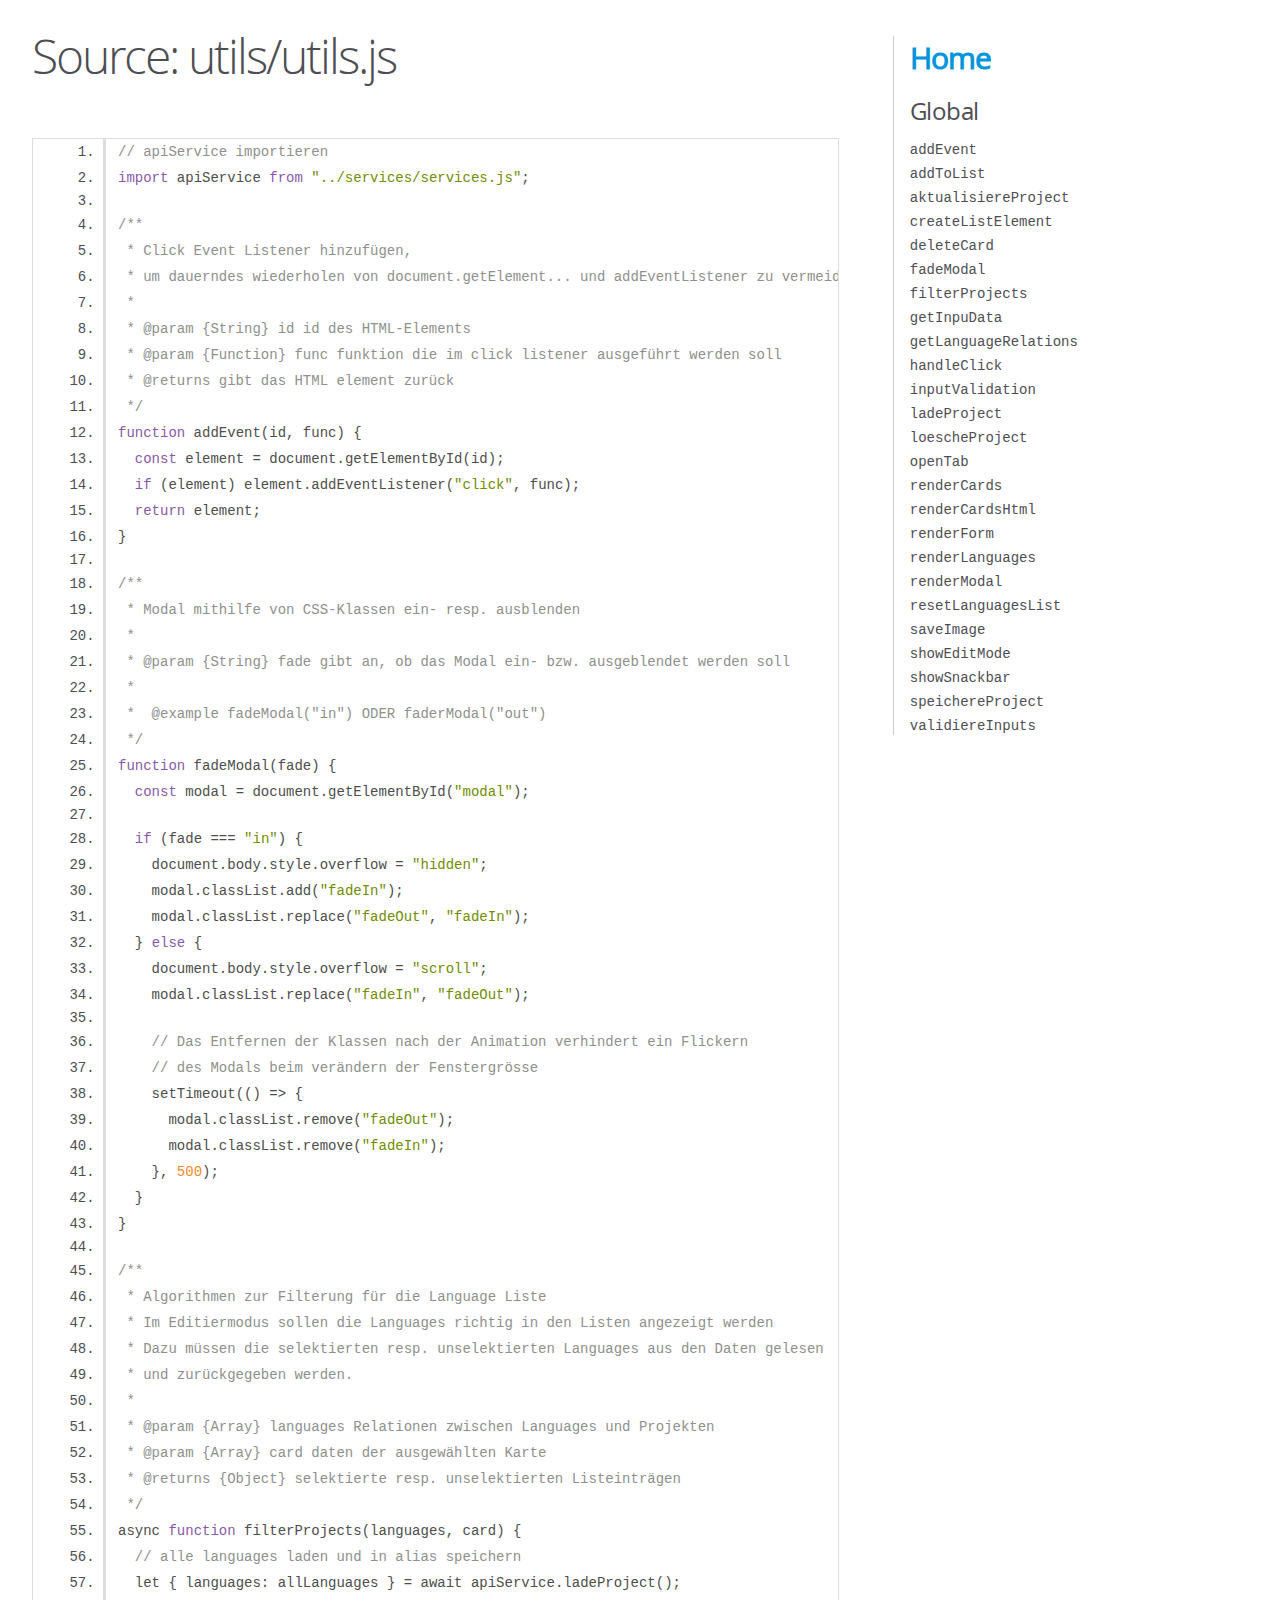
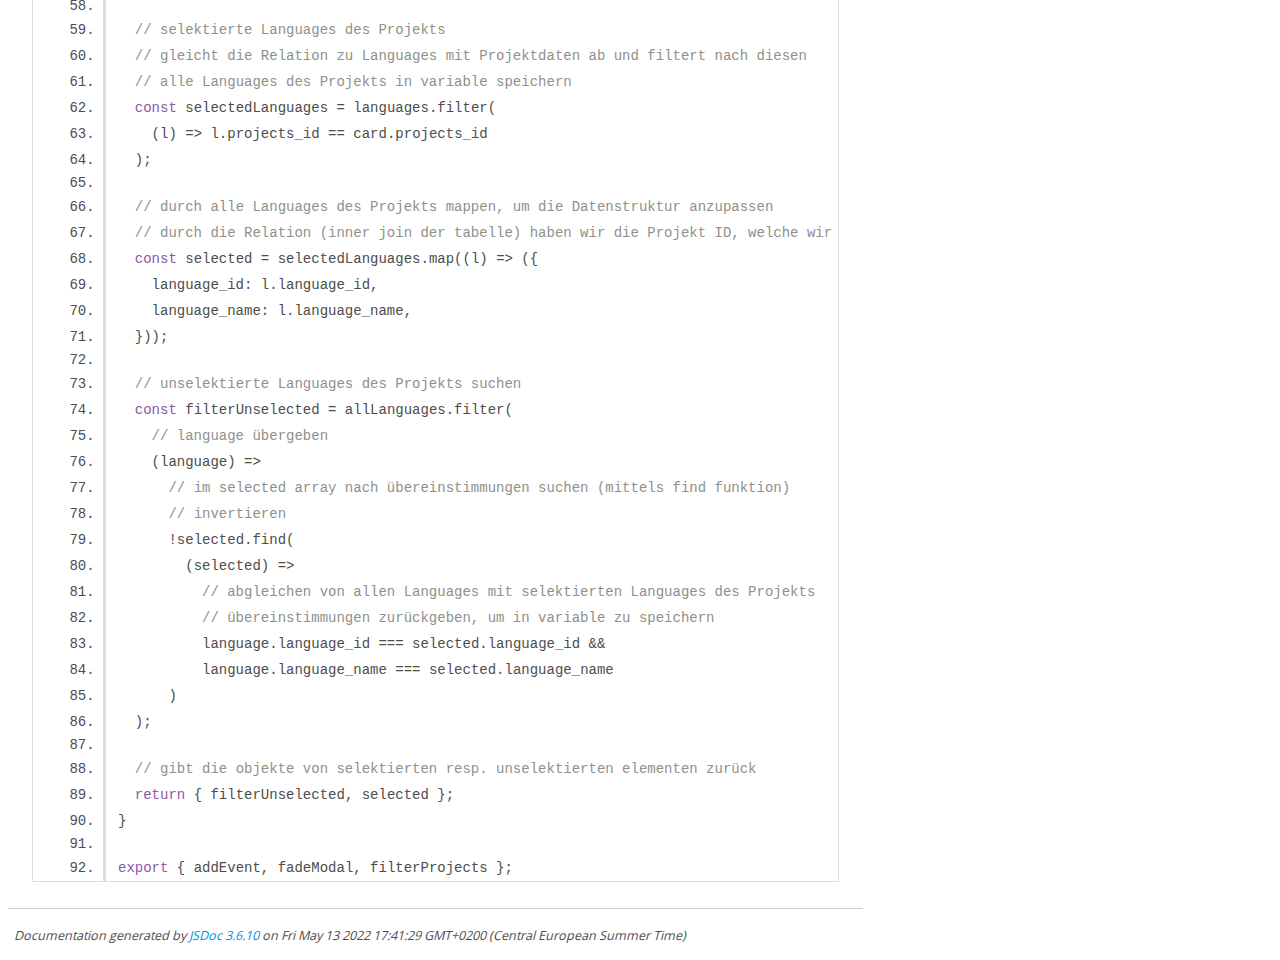
<file: docs/utils_utils.js.html>
<!DOCTYPE html>
<html lang="en">
<head>
    <meta charset="utf-8">
    <title>JSDoc: Source: utils/utils.js</title>

    <script src="scripts/prettify/prettify.js"> </script>
    <script src="scripts/prettify/lang-css.js"> </script>
    <!--[if lt IE 9]>
      <script src="//html5shiv.googlecode.com/svn/trunk/html5.js"></script>
    <![endif]-->
    <link type="text/css" rel="stylesheet" href="styles/prettify-tomorrow.css">
    <link type="text/css" rel="stylesheet" href="styles/jsdoc-default.css">
</head>

<body>

<div id="main">

    <h1 class="page-title">Source: utils/utils.js</h1>

    



    
    <section>
        <article>
            <pre class="prettyprint source linenums"><code>// apiService importieren
import apiService from "../services/services.js";

/**
 * Click Event Listener hinzufügen,
 * um dauerndes wiederholen von document.getElement... und addEventListener zu vermeiden
 *
 * @param {String} id id des HTML-Elements
 * @param {Function} func funktion die im click listener ausgeführt werden soll
 * @returns gibt das HTML element zurück
 */
function addEvent(id, func) {
  const element = document.getElementById(id);
  if (element) element.addEventListener("click", func);
  return element;
}

/**
 * Modal mithilfe von CSS-Klassen ein- resp. ausblenden
 *
 * @param {String} fade gibt an, ob das Modal ein- bzw. ausgeblendet werden soll
 *
 *  @example fadeModal("in") ODER faderModal("out")
 */
function fadeModal(fade) {
  const modal = document.getElementById("modal");

  if (fade === "in") {
    document.body.style.overflow = "hidden";
    modal.classList.add("fadeIn");
    modal.classList.replace("fadeOut", "fadeIn");
  } else {
    document.body.style.overflow = "scroll";
    modal.classList.replace("fadeIn", "fadeOut");

    // Das Entfernen der Klassen nach der Animation verhindert ein Flickern
    // des Modals beim verändern der Fenstergrösse
    setTimeout(() => {
      modal.classList.remove("fadeOut");
      modal.classList.remove("fadeIn");
    }, 500);
  }
}

/**
 * Algorithmen zur Filterung für die Language Liste
 * Im Editiermodus sollen die Languages richtig in den Listen angezeigt werden
 * Dazu müssen die selektierten resp. unselektierten Languages aus den Daten gelesen
 * und zurückgegeben werden.
 *
 * @param {Array} languages Relationen zwischen Languages und Projekten
 * @param {Array} card daten der ausgewählten Karte
 * @returns {Object} selektierte resp. unselektierten Listeinträgen
 */
async function filterProjects(languages, card) {
  // alle languages laden und in alias speichern
  let { languages: allLanguages } = await apiService.ladeProject();

  // selektierte Languages des Projekts
  // gleicht die Relation zu Languages mit Projektdaten ab und filtert nach diesen
  // alle Languages des Projekts in variable speichern
  const selectedLanguages = languages.filter(
    (l) => l.projects_id == card.projects_id
  );

  // durch alle Languages des Projekts mappen, um die Datenstruktur anzupassen
  // durch die Relation (inner join der tabelle) haben wir die Projekt ID, welche wir hier rausfiltern
  const selected = selectedLanguages.map((l) => ({
    language_id: l.language_id,
    language_name: l.language_name,
  }));

  // unselektierte Languages des Projekts suchen
  const filterUnselected = allLanguages.filter(
    // language übergeben
    (language) =>
      // im selected array nach übereinstimmungen suchen (mittels find funktion)
      // invertieren
      !selected.find(
        (selected) =>
          // abgleichen von allen Languages mit selektierten Languages des Projekts
          // übereinstimmungen zurückgeben, um in variable zu speichern
          language.language_id === selected.language_id &amp;&amp;
          language.language_name === selected.language_name
      )
  );

  // gibt die objekte von selektierten resp. unselektierten elementen zurück
  return { filterUnselected, selected };
}

export { addEvent, fadeModal, filterProjects };
</code></pre>
        </article>
    </section>




</div>

<nav>
    <h2><a href="index.html">Home</a></h2><h3>Global</h3><ul><li><a href="global.html#addEvent">addEvent</a></li><li><a href="global.html#addToList">addToList</a></li><li><a href="global.html#aktualisiereProject">aktualisiereProject</a></li><li><a href="global.html#createListElement">createListElement</a></li><li><a href="global.html#deleteCard">deleteCard</a></li><li><a href="global.html#fadeModal">fadeModal</a></li><li><a href="global.html#filterProjects">filterProjects</a></li><li><a href="global.html#getInpuData">getInpuData</a></li><li><a href="global.html#getLanguageRelations">getLanguageRelations</a></li><li><a href="global.html#handleClick">handleClick</a></li><li><a href="global.html#inputValidation">inputValidation</a></li><li><a href="global.html#ladeProject">ladeProject</a></li><li><a href="global.html#loescheProject">loescheProject</a></li><li><a href="global.html#openTab">openTab</a></li><li><a href="global.html#renderCards">renderCards</a></li><li><a href="global.html#renderCardsHtml">renderCardsHtml</a></li><li><a href="global.html#renderForm">renderForm</a></li><li><a href="global.html#renderLanguages">renderLanguages</a></li><li><a href="global.html#renderModal">renderModal</a></li><li><a href="global.html#resetLanguagesList">resetLanguagesList</a></li><li><a href="global.html#saveImage">saveImage</a></li><li><a href="global.html#showEditMode">showEditMode</a></li><li><a href="global.html#showSnackbar">showSnackbar</a></li><li><a href="global.html#speichereProject">speichereProject</a></li><li><a href="global.html#validiereInputs">validiereInputs</a></li></ul>
</nav>

<br class="clear">

<footer>
    Documentation generated by <a href="https://github.com/jsdoc/jsdoc">JSDoc 3.6.10</a> on Fri May 13 2022 17:41:29 GMT+0200 (Central European Summer Time)
</footer>

<script> prettyPrint(); </script>
<script src="scripts/linenumber.js"> </script>
</body>
</html>
</file>
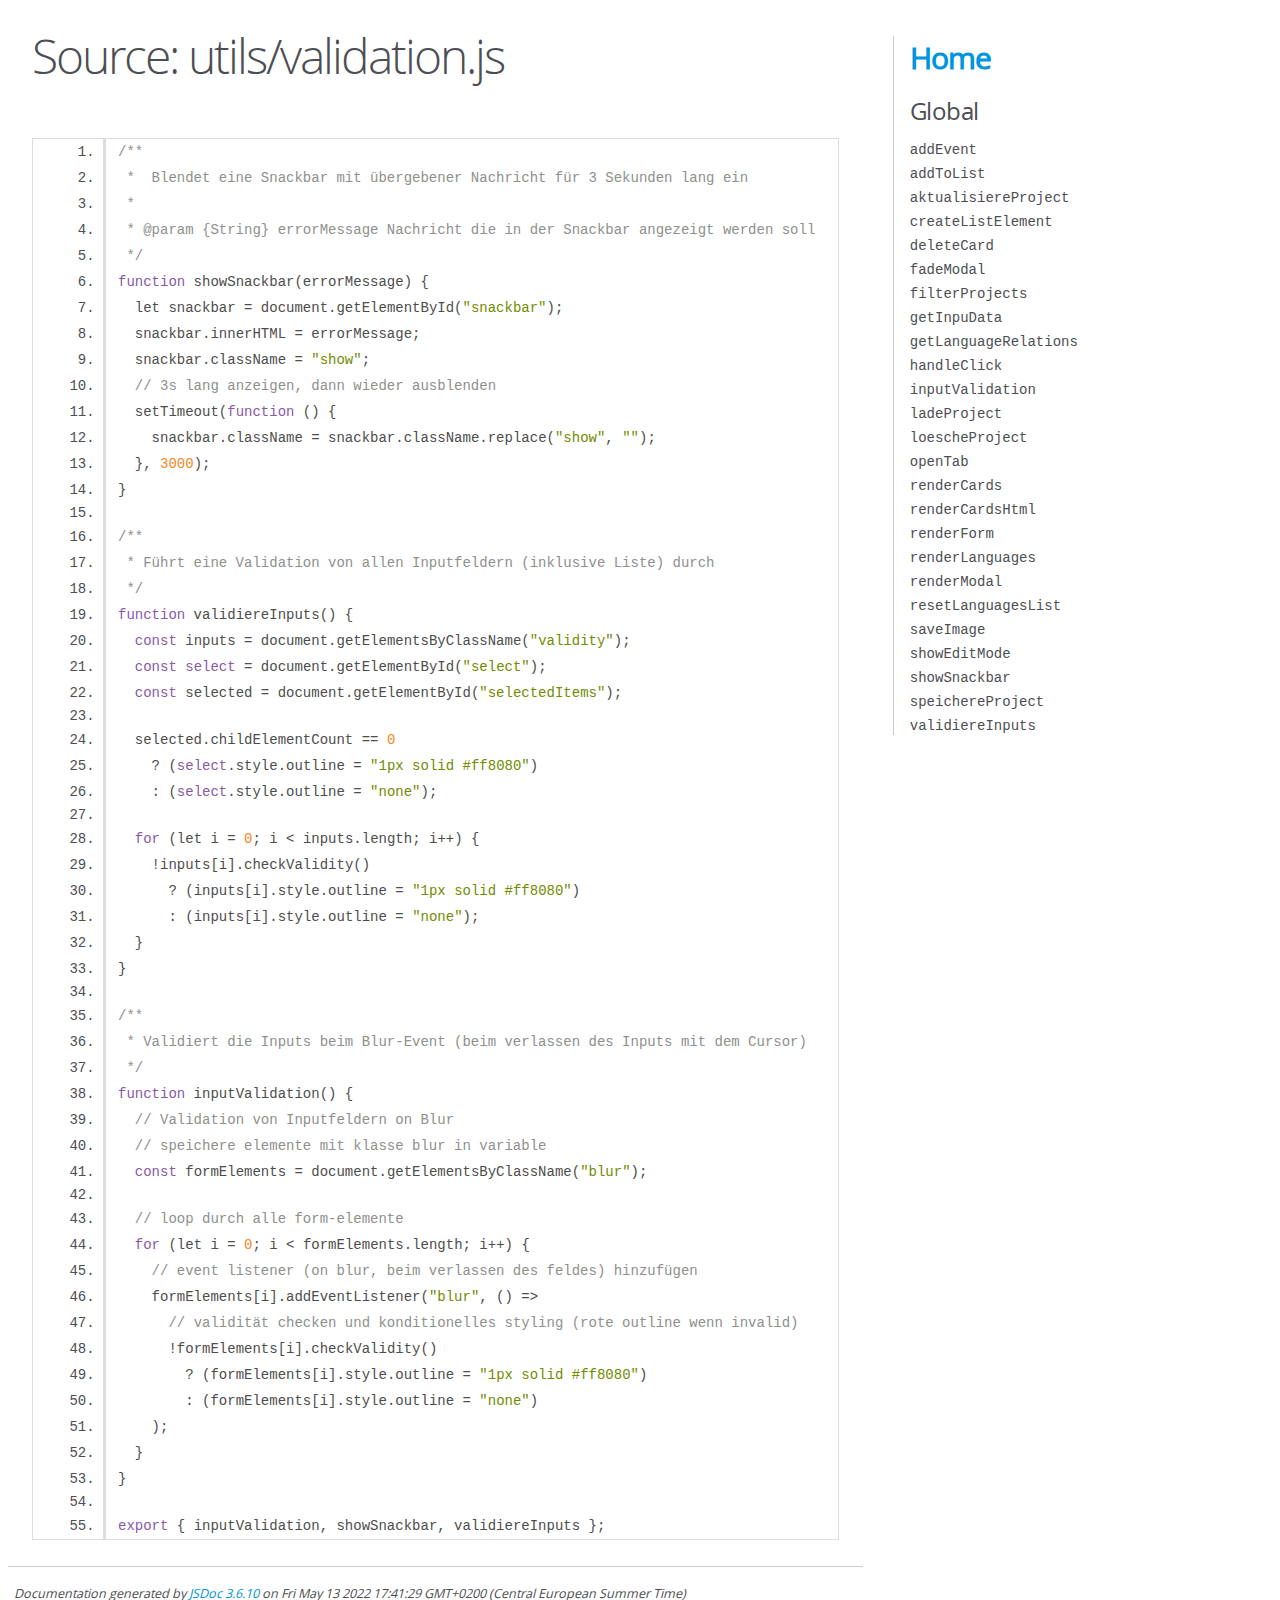
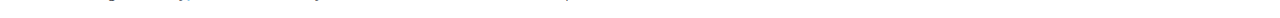
<file: docs/utils_validation.js.html>
<!DOCTYPE html>
<html lang="en">
<head>
    <meta charset="utf-8">
    <title>JSDoc: Source: utils/validation.js</title>

    <script src="scripts/prettify/prettify.js"> </script>
    <script src="scripts/prettify/lang-css.js"> </script>
    <!--[if lt IE 9]>
      <script src="//html5shiv.googlecode.com/svn/trunk/html5.js"></script>
    <![endif]-->
    <link type="text/css" rel="stylesheet" href="styles/prettify-tomorrow.css">
    <link type="text/css" rel="stylesheet" href="styles/jsdoc-default.css">
</head>

<body>

<div id="main">

    <h1 class="page-title">Source: utils/validation.js</h1>

    



    
    <section>
        <article>
            <pre class="prettyprint source linenums"><code>/**
 *  Blendet eine Snackbar mit übergebener Nachricht für 3 Sekunden lang ein
 *
 * @param {String} errorMessage Nachricht die in der Snackbar angezeigt werden soll
 */
function showSnackbar(errorMessage) {
  let snackbar = document.getElementById("snackbar");
  snackbar.innerHTML = errorMessage;
  snackbar.className = "show";
  // 3s lang anzeigen, dann wieder ausblenden
  setTimeout(function () {
    snackbar.className = snackbar.className.replace("show", "");
  }, 3000);
}

/**
 * Führt eine Validation von allen Inputfeldern (inklusive Liste) durch
 */
function validiereInputs() {
  const inputs = document.getElementsByClassName("validity");
  const select = document.getElementById("select");
  const selected = document.getElementById("selectedItems");

  selected.childElementCount == 0
    ? (select.style.outline = "1px solid #ff8080")
    : (select.style.outline = "none");

  for (let i = 0; i &lt; inputs.length; i++) {
    !inputs[i].checkValidity()
      ? (inputs[i].style.outline = "1px solid #ff8080")
      : (inputs[i].style.outline = "none");
  }
}

/**
 * Validiert die Inputs beim Blur-Event (beim verlassen des Inputs mit dem Cursor)
 */
function inputValidation() {
  // Validation von Inputfeldern on Blur
  // speichere elemente mit klasse blur in variable
  const formElements = document.getElementsByClassName("blur");

  // loop durch alle form-elemente
  for (let i = 0; i &lt; formElements.length; i++) {
    // event listener (on blur, beim verlassen des feldes) hinzufügen
    formElements[i].addEventListener("blur", () =>
      // validität checken und konditionelles styling (rote outline wenn invalid)
      !formElements[i].checkValidity()
        ? (formElements[i].style.outline = "1px solid #ff8080")
        : (formElements[i].style.outline = "none")
    );
  }
}

export { inputValidation, showSnackbar, validiereInputs };
</code></pre>
        </article>
    </section>




</div>

<nav>
    <h2><a href="index.html">Home</a></h2><h3>Global</h3><ul><li><a href="global.html#addEvent">addEvent</a></li><li><a href="global.html#addToList">addToList</a></li><li><a href="global.html#aktualisiereProject">aktualisiereProject</a></li><li><a href="global.html#createListElement">createListElement</a></li><li><a href="global.html#deleteCard">deleteCard</a></li><li><a href="global.html#fadeModal">fadeModal</a></li><li><a href="global.html#filterProjects">filterProjects</a></li><li><a href="global.html#getInpuData">getInpuData</a></li><li><a href="global.html#getLanguageRelations">getLanguageRelations</a></li><li><a href="global.html#handleClick">handleClick</a></li><li><a href="global.html#inputValidation">inputValidation</a></li><li><a href="global.html#ladeProject">ladeProject</a></li><li><a href="global.html#loescheProject">loescheProject</a></li><li><a href="global.html#openTab">openTab</a></li><li><a href="global.html#renderCards">renderCards</a></li><li><a href="global.html#renderCardsHtml">renderCardsHtml</a></li><li><a href="global.html#renderForm">renderForm</a></li><li><a href="global.html#renderLanguages">renderLanguages</a></li><li><a href="global.html#renderModal">renderModal</a></li><li><a href="global.html#resetLanguagesList">resetLanguagesList</a></li><li><a href="global.html#saveImage">saveImage</a></li><li><a href="global.html#showEditMode">showEditMode</a></li><li><a href="global.html#showSnackbar">showSnackbar</a></li><li><a href="global.html#speichereProject">speichereProject</a></li><li><a href="global.html#validiereInputs">validiereInputs</a></li></ul>
</nav>

<br class="clear">

<footer>
    Documentation generated by <a href="https://github.com/jsdoc/jsdoc">JSDoc 3.6.10</a> on Fri May 13 2022 17:41:29 GMT+0200 (Central European Summer Time)
</footer>

<script> prettyPrint(); </script>
<script src="scripts/linenumber.js"> </script>
</body>
</html>
</file>
<file: docs/styles/prettify-tomorrow.css>
/* Tomorrow Theme */
/* Original theme - https://github.com/chriskempson/tomorrow-theme */
/* Pretty printing styles. Used with prettify.js. */
/* SPAN elements with the classes below are added by prettyprint. */
/* plain text */
.pln {
  color: #4d4d4c; }

@media screen {
  /* string content */
  .str {
    color: #718c00; }

  /* a keyword */
  .kwd {
    color: #8959a8; }

  /* a comment */
  .com {
    color: #8e908c; }

  /* a type name */
  .typ {
    color: #4271ae; }

  /* a literal value */
  .lit {
    color: #f5871f; }

  /* punctuation */
  .pun {
    color: #4d4d4c; }

  /* lisp open bracket */
  .opn {
    color: #4d4d4c; }

  /* lisp close bracket */
  .clo {
    color: #4d4d4c; }

  /* a markup tag name */
  .tag {
    color: #c82829; }

  /* a markup attribute name */
  .atn {
    color: #f5871f; }

  /* a markup attribute value */
  .atv {
    color: #3e999f; }

  /* a declaration */
  .dec {
    color: #f5871f; }

  /* a variable name */
  .var {
    color: #c82829; }

  /* a function name */
  .fun {
    color: #4271ae; } }
/* Use higher contrast and text-weight for printable form. */
@media print, projection {
  .str {
    color: #060; }

  .kwd {
    color: #006;
    font-weight: bold; }

  .com {
    color: #600;
    font-style: italic; }

  .typ {
    color: #404;
    font-weight: bold; }

  .lit {
    color: #044; }

  .pun, .opn, .clo {
    color: #440; }

  .tag {
    color: #006;
    font-weight: bold; }

  .atn {
    color: #404; }

  .atv {
    color: #060; } }
/* Style */
/*
pre.prettyprint {
  background: white;
  font-family: Consolas, Monaco, 'Andale Mono', monospace;
  font-size: 12px;
  line-height: 1.5;
  border: 1px solid #ccc;
  padding: 10px; }
*/

/* Specify class=linenums on a pre to get line numbering */
ol.linenums {
  margin-top: 0;
  margin-bottom: 0; }

/* IE indents via margin-left */
li.L0,
li.L1,
li.L2,
li.L3,
li.L4,
li.L5,
li.L6,
li.L7,
li.L8,
li.L9 {
  /* */ }

/* Alternate shading for lines */
li.L1,
li.L3,
li.L5,
li.L7,
li.L9 {
  /* */ }
</file>
<file: docs/styles/jsdoc-default.css>
@font-face {
    font-family: 'Open Sans';
    font-weight: normal;
    font-style: normal;
    src: url('../fonts/OpenSans-Regular-webfont.eot');
    src:
        local('Open Sans'),
        local('OpenSans'),
        url('../fonts/OpenSans-Regular-webfont.eot?#iefix') format('embedded-opentype'),
        url('../fonts/OpenSans-Regular-webfont.woff') format('woff'),
        url('../fonts/OpenSans-Regular-webfont.svg#open_sansregular') format('svg');
}

@font-face {
    font-family: 'Open Sans Light';
    font-weight: normal;
    font-style: normal;
    src: url('../fonts/OpenSans-Light-webfont.eot');
    src:
        local('Open Sans Light'),
        local('OpenSans Light'),
        url('../fonts/OpenSans-Light-webfont.eot?#iefix') format('embedded-opentype'),
        url('../fonts/OpenSans-Light-webfont.woff') format('woff'),
        url('../fonts/OpenSans-Light-webfont.svg#open_sanslight') format('svg');
}

html
{
    overflow: auto;
    background-color: #fff;
    font-size: 14px;
}

body
{
    font-family: 'Open Sans', sans-serif;
    line-height: 1.5;
    color: #4d4e53;
    background-color: white;
}

a, a:visited, a:active {
    color: #0095dd;
    text-decoration: none;
}

a:hover {
    text-decoration: underline;
}

header
{
    display: block;
    padding: 0px 4px;
}

tt, code, kbd, samp {
    font-family: Consolas, Monaco, 'Andale Mono', monospace;
}

.class-description {
    font-size: 130%;
    line-height: 140%;
    margin-bottom: 1em;
    margin-top: 1em;
}

.class-description:empty {
    margin: 0;
}

#main {
    float: left;
    width: 70%;
}

article dl {
    margin-bottom: 40px;
}

article img {
  max-width: 100%;
}

section
{
    display: block;
    background-color: #fff;
    padding: 12px 24px;
    border-bottom: 1px solid #ccc;
    margin-right: 30px;
}

.variation {
    display: none;
}

.signature-attributes {
    font-size: 60%;
    color: #aaa;
    font-style: italic;
    font-weight: lighter;
}

nav
{
    display: block;
    float: right;
    margin-top: 28px;
    width: 30%;
    box-sizing: border-box;
    border-left: 1px solid #ccc;
    padding-left: 16px;
}

nav ul {
    font-family: 'Lucida Grande', 'Lucida Sans Unicode', arial, sans-serif;
    font-size: 100%;
    line-height: 17px;
    padding: 0;
    margin: 0;
    list-style-type: none;
}

nav ul a, nav ul a:visited, nav ul a:active {
    font-family: Consolas, Monaco, 'Andale Mono', monospace;
    line-height: 18px;
    color: #4D4E53;
}

nav h3 {
    margin-top: 12px;
}

nav li {
    margin-top: 6px;
}

footer {
    display: block;
    padding: 6px;
    margin-top: 12px;
    font-style: italic;
    font-size: 90%;
}

h1, h2, h3, h4 {
    font-weight: 200;
    margin: 0;
}

h1
{
    font-family: 'Open Sans Light', sans-serif;
    font-size: 48px;
    letter-spacing: -2px;
    margin: 12px 24px 20px;
}

h2, h3.subsection-title
{
    font-size: 30px;
    font-weight: 700;
    letter-spacing: -1px;
    margin-bottom: 12px;
}

h3
{
    font-size: 24px;
    letter-spacing: -0.5px;
    margin-bottom: 12px;
}

h4
{
    font-size: 18px;
    letter-spacing: -0.33px;
    margin-bottom: 12px;
    color: #4d4e53;
}

h5, .container-overview .subsection-title
{
    font-size: 120%;
    font-weight: bold;
    letter-spacing: -0.01em;
    margin: 8px 0 3px 0;
}

h6
{
    font-size: 100%;
    letter-spacing: -0.01em;
    margin: 6px 0 3px 0;
    font-style: italic;
}

table
{
    border-spacing: 0;
    border: 0;
    border-collapse: collapse;
}

td, th
{
    border: 1px solid #ddd;
    margin: 0px;
    text-align: left;
    vertical-align: top;
    padding: 4px 6px;
    display: table-cell;
}

thead tr
{
    background-color: #ddd;
    font-weight: bold;
}

th { border-right: 1px solid #aaa; }
tr > th:last-child { border-right: 1px solid #ddd; }

.ancestors, .attribs { color: #999; }
.ancestors a, .attribs a
{
    color: #999 !important;
    text-decoration: none;
}

.clear
{
    clear: both;
}

.important
{
    font-weight: bold;
    color: #950B02;
}

.yes-def {
    text-indent: -1000px;
}

.type-signature {
    color: #aaa;
}

.name, .signature {
    font-family: Consolas, Monaco, 'Andale Mono', monospace;
}

.details { margin-top: 14px; border-left: 2px solid #DDD; }
.details dt { width: 120px; float: left; padding-left: 10px;  padding-top: 6px; }
.details dd { margin-left: 70px; }
.details ul { margin: 0; }
.details ul { list-style-type: none; }
.details li { margin-left: 30px; padding-top: 6px; }
.details pre.prettyprint { margin: 0 }
.details .object-value { padding-top: 0; }

.description {
    margin-bottom: 1em;
    margin-top: 1em;
}

.code-caption
{
    font-style: italic;
    font-size: 107%;
    margin: 0;
}

.source
{
    border: 1px solid #ddd;
    width: 80%;
    overflow: auto;
}

.prettyprint.source {
    width: inherit;
}

.source code
{
    font-size: 100%;
    line-height: 18px;
    display: block;
    padding: 4px 12px;
    margin: 0;
    background-color: #fff;
    color: #4D4E53;
}

.prettyprint code span.line
{
  display: inline-block;
}

.prettyprint.linenums
{
  padding-left: 70px;
  -webkit-user-select: none;
  -moz-user-select: none;
  -ms-user-select: none;
  user-select: none;
}

.prettyprint.linenums ol
{
  padding-left: 0;
}

.prettyprint.linenums li
{
  border-left: 3px #ddd solid;
}

.prettyprint.linenums li.selected,
.prettyprint.linenums li.selected *
{
  background-color: lightyellow;
}

.prettyprint.linenums li *
{
  -webkit-user-select: text;
  -moz-user-select: text;
  -ms-user-select: text;
  user-select: text;
}

.params .name, .props .name, .name code {
    color: #4D4E53;
    font-family: Consolas, Monaco, 'Andale Mono', monospace;
    font-size: 100%;
}

.params td.description > p:first-child,
.props td.description > p:first-child
{
    margin-top: 0;
    padding-top: 0;
}

.params td.description > p:last-child,
.props td.description > p:last-child
{
    margin-bottom: 0;
    padding-bottom: 0;
}

.disabled {
    color: #454545;
}
</file>
